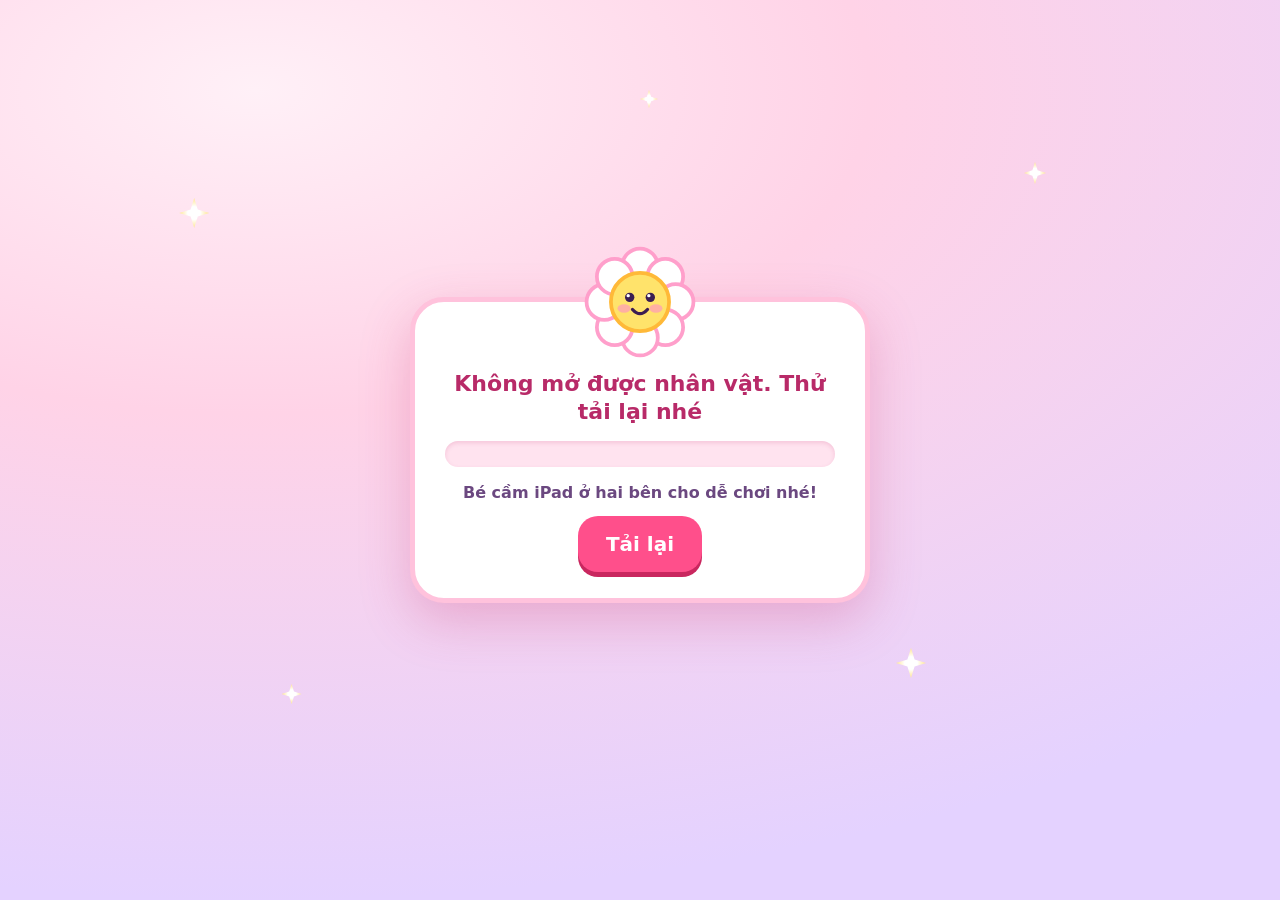
<file: index.html>
<!doctype html>
<html lang="vi">
<head>
<meta charset="utf-8">
<meta name="viewport" content="width=device-width,initial-scale=1,maximum-scale=1,user-scalable=no,viewport-fit=cover">
<meta name="apple-mobile-web-app-capable" content="yes">
<title>Mũi tên theo nhạc</title>
<link rel="icon" href="icons/icon-192.png">
<link rel="apple-touch-icon" href="icons/icon-180.png">
<meta name="theme-color" content="#8fdcff">
<script>
  // iPad home-screen apps keep separate storage, so there the key must stay in the saved link.
  // A manifest would replace that link with start_url, so iOS skips the manifest.
  window.IOS = /iPad|iPhone/.test(navigator.userAgent) || (navigator.platform === 'MacIntel' && navigator.maxTouchPoints > 1);
  if (!IOS) document.head.insertAdjacentHTML('beforeend', '<link rel="manifest" href="manifest.webmanifest">');
</script>
<script>
  // Loading overlay state + byte counting for the big downloads (wraps fetch before anything else runs).
  window.LOAD = { step: 'bundle', pct: null, mb: 0, msg: null, update() {} };
  (function () {
    const orig = window.fetch.bind(window);
    window.fetch = async function (input, init) {
      const res = await orig(input, init);
      let url = ''; try { url = typeof input === 'string' ? input : input.url || String(input); } catch (e) {}
      if (!/(dance\.bin|\.(mp3|m4a|ogg|wav|enc|vrm|glb|bin))(\?|$)/.test(url) || !res.ok || !res.body) return res;
      const big = /dance\.bin(\?|$)/.test(url);
      const total = +res.headers.get('Content-Length') || 0, rd = res.body.getReader();
      let got = 0;
      const stream = new ReadableStream({
        async pull(c) {
          const { done, value } = await rd.read();
          if (done) { c.close(); return; }
          got += value.length; c.enqueue(value);
          if (big && window.LOAD.step === 'bundle') { LOAD.pct = total ? Math.min(99, Math.floor(got / total * 100)) : null; LOAD.mb = got / 1048576; LOAD.update(); }
        },
        cancel(r) { return rd.cancel(r); }
      });
      return new Response(stream, { status: res.status, statusText: res.statusText, headers: res.headers });
    };
  })();
</script>
<script src="sfx.js?v=1611.2031"></script>
<link rel="stylesheet" href="dance3d/wardrobe.css?v=1611.2031">
<script type="importmap">{"imports":{"three":"./lib/three.module.js","three/addons/":"./lib/jsm/","@pixiv/three-vrm":"./lib/three-vrm.module.js"}}</script>
<script src="dance.js?v=1611.2031"></script>
<style>
  /* ===== Look: "kẹo ngọt long lanh". One palette: plum text, pink action, gold stars, mint/yellow/pink for the 3 levels. ===== */
  :root{
    --font:ui-rounded,"SF Pro Rounded",system-ui,-apple-system,"Segoe UI",sans-serif;
    --plum:#3b1d52;--plum2:#6b4880;--pink:#ff4f8b;--pinkd:#c9275f;--pinkl:#ffeaf4;--pinkb:#ffc2dc;--gold:#ffd23f;
  }
  *{box-sizing:border-box;margin:0;padding:0;-webkit-user-select:none;user-select:none;-webkit-tap-highlight-color:transparent}
  html,body{height:100%;background:#2b1d4f;overflow:hidden;touch-action:none;font-family:var(--font);color:var(--plum)}
  button{font-family:inherit;color:inherit}
  #stage{position:fixed;inset:0;width:100%;height:100%;display:block}
  #scene{position:fixed;inset:0;width:100%;height:100%;display:block}

  /* ----- text inside the play scene (SVG) ----- */
  .combo{font:900 46px var(--font);paint-order:stroke;stroke:#c9275f;stroke-width:9px;stroke-linejoin:round;fill:#fff;opacity:0;font-variant-numeric:tabular-nums}
  .combolbl{font:800 19px var(--font);fill:#fff;opacity:0}
  .say{font:900 64px var(--font);paint-order:stroke;stroke:#fff;stroke-width:15px;stroke-linejoin:round;fill:#ff4f8b;opacity:0}
  .hudtext{font:900 34px var(--font);fill:#3b1d52;font-variant-numeric:tabular-nums}
  .hudsmall{font:800 22px var(--font);fill:#6b4880;font-variant-numeric:tabular-nums}
  .clock{font:800 22px var(--font);fill:#6b4880;font-variant-numeric:tabular-nums}
  .padglyph{--arrow:#fff;--edge:#ff9fcb;opacity:.85}
  #stopBtn{cursor:pointer}

  /* ----- one-shot overlays: confetti canvas, pink edge glow, "turn the iPad" hint ----- */
  #fx{position:fixed;inset:0;width:100%;height:100%;z-index:60;pointer-events:none}
  #glow{position:fixed;inset:0;z-index:30;pointer-events:none;opacity:0;background:radial-gradient(ellipse at 50% 55%,rgba(255,120,180,0) 50%,rgba(255,100,170,.6) 100%)}
  #glow.on{animation:glow .9s ease-out}
  @keyframes glow{0%{opacity:0}18%{opacity:1}100%{opacity:0}}
  #rotate{display:none;position:fixed;z-index:35;top:max(10px,env(safe-area-inset-top));left:50%;transform:translateX(-50%);align-items:center;gap:10px;padding:8px 18px 8px 12px;border-radius:26px;background:#fff;border:4px solid var(--pinkb);box-shadow:0 8px 20px rgba(0,0,0,.25);font:900 18px var(--font);color:var(--plum);pointer-events:none;white-space:nowrap}
  @media (orientation:portrait){body.playing #rotate{display:flex}}
  #rotate svg{width:34px;height:34px;animation:rot 2.4s ease-in-out infinite}
  @keyframes rot{0%,30%{transform:rotate(0)}60%,100%{transform:rotate(-90deg)}}

  /* ===== Menu panel ===== */
  #menu{position:fixed;inset:0;z-index:40;display:flex;align-items:center;justify-content:center;background:rgba(60,20,80,.25);padding:20px}
  #menu.hide{display:none}
  #verTag{position:absolute;right:12px;bottom:8px;font:600 12px/1 system-ui,-apple-system,sans-serif;color:rgba(255,255,255,.85);text-shadow:0 1px 2px rgba(60,20,80,.6);pointer-events:none;letter-spacing:.02em}
  .panel{position:relative;width:min(560px,100%);max-height:92vh;overflow-x:hidden;overflow-y:auto;touch-action:pan-y;overscroll-behavior:contain;-webkit-overflow-scrolling:touch;border-radius:32px;padding:0 22px 24px;background:rgba(255,250,253,.97);border:4px solid var(--pinkb);box-shadow:0 18px 50px rgba(110,30,90,.3)}
  body #menu .panel{background:rgba(255,250,253,.97)}   /* beats wardrobe.css (same weight, later) so the whole panel is one look */
  #menu:not(.done) #donePanel,#menu.done #mainPanel{display:none}
/* two-iPad play: the room panel replaces the main panel while in a room; its result panel replaces the room at the end */
#duoPanel,#duoDone,#menu.duo #mainPanel,#menu.duo #donePanel,#menu.duo.duodone #duoPanel{display:none}
#menu.duo:not(.duodone) #duoPanel,#menu.duo.duodone #duoDone{display:block}
.quick.duo{background:linear-gradient(180deg,#8ab8ff,#4f7dff);box-shadow:0 6px 0 #2f5fd0,0 10px 18px rgba(47,95,208,.3),inset 0 2px 0 rgba(255,255,255,.5)}
.quick.duo:active{box-shadow:0 1px 0 #2f5fd0,0 3px 8px rgba(47,95,208,.25),inset 0 2px 0 rgba(255,255,255,.5)}
.quick.duo b{text-shadow:0 2px 0 rgba(30,60,160,.35)}
body.duo #scoreBox{display:none}
  .logo{display:block;width:100%;max-width:440px;height:auto;margin:14px auto 4px;overflow:visible}
  .logo .tw{transform-box:fill-box;transform-origin:center;animation:tw 2.2s ease-in-out infinite}
  .logo .tw2{animation-delay:.7s}.logo .tw3{animation-delay:1.4s}
  @keyframes tw{0%,100%{transform:scale(.3) rotate(0);opacity:.2}50%{transform:scale(1) rotate(45deg);opacity:1}}
  [id]{scroll-margin-top:74px}

  /* quick jump bar: sticks to the top of the panel while the list scrolls */
  .tabs{position:sticky;top:0;z-index:5;display:flex;gap:8px;padding:6px 0 12px;margin-bottom:2px;background:linear-gradient(#fffafd 78%,rgba(255,250,253,0))}
  .tab{flex:1;display:flex;align-items:center;justify-content:center;gap:8px;min-height:56px;border:0;border-radius:20px;background:var(--pinkl);color:var(--plum);font:800 18px var(--font);box-shadow:0 4px 0 var(--pinkb);cursor:pointer}
  .tab:active{transform:translateY(3px);box-shadow:0 1px 0 var(--pinkb)}
  .tab .ti{font-size:26px;line-height:1}
  .tab.gear{flex:0 0 60px}

  #result{font-weight:800;font-size:14px;line-height:1.4;color:#6b3300;background:#fff3d6;border:2px solid #ffd88a;border-radius:16px;padding:9px 12px;margin:2px 0 12px;-webkit-user-select:text;user-select:text}
  #result:empty{display:none}

  .quick{position:relative;overflow:hidden;display:flex;align-items:center;gap:14px;width:100%;min-height:88px;padding:10px 20px 10px 12px;margin:0 0 16px;border:0;border-radius:28px;color:#fff;background:linear-gradient(180deg,#ff77ab,#f0377d);box-shadow:0 6px 0 var(--pinkd),0 12px 20px rgba(201,39,95,.28),inset 0 2px 0 rgba(255,255,255,.5);text-align:left;cursor:pointer;transition:transform .08s,box-shadow .08s}
  .quick[hidden]{display:none}
  .quick::after{content:"";position:absolute;top:-10%;bottom:-10%;left:-90px;width:60px;background:linear-gradient(100deg,transparent,rgba(255,255,255,.55),transparent);transform:translateX(0) skewX(-20deg);animation:shine 3.6s ease-in-out infinite;pointer-events:none}
  @keyframes shine{0%,62%{transform:translateX(0) skewX(-20deg)}100%{transform:translateX(680px) skewX(-20deg)}}   /* transform only: no layout work while the 3D scene renders */
  .quick:active{transform:translateY(5px);box-shadow:0 1px 0 var(--pinkd),0 3px 8px rgba(201,39,95,.25),inset 0 2px 0 rgba(255,255,255,.5)}
  .quick:disabled{opacity:.6;cursor:wait}
  .q-play{flex:none;width:64px;height:64px;border-radius:50%;background:#fff;display:grid;place-items:center;box-shadow:0 3px 0 rgba(0,0,0,.14)}
  .q-play svg{width:30px;height:30px;margin-left:4px;fill:#f0377d}
  .quick b{display:block;font-size:28px;font-weight:900;line-height:1.1;text-shadow:0 2px 0 rgba(150,20,70,.35)}
  .quick small{display:inline-block;margin-top:5px;max-width:100%;padding:3px 12px;border-radius:12px;background:rgba(255,255,255,.92);color:var(--plum);font-size:15px;font-weight:800}

  /* songs: one card each, with three big candy buttons */
  #songs{display:flex;flex-direction:column;gap:14px;font-weight:800;color:var(--plum2)}
  .card{background:#fff;border:3px solid #ffdcec;border-radius:26px;padding:12px 12px 14px;box-shadow:0 4px 0 #ffd0e6}
  .cardhead{display:flex;align-items:center;gap:12px;margin:0 2px 12px}
  .cover{flex:none;width:54px;height:54px;border-radius:17px;display:grid;place-items:center;background:linear-gradient(135deg,hsl(var(--h1,330) 95% 78%),hsl(var(--h2,20) 95% 66%));box-shadow:0 3px 0 rgba(0,0,0,.12),inset 0 2px 0 rgba(255,255,255,.6)}
  .cover svg{width:30px;height:30px;fill:#fff;stroke:rgba(59,29,82,.4);stroke-width:1.6;stroke-linejoin:round}
  .cmeta{min-width:0}
  .ctitle{font-weight:900;font-size:19px;line-height:1.15;color:var(--plum)}
  .csub{margin-top:3px;font-size:14px;font-weight:700;color:var(--plum2)}
  .csub .bpm{display:none}
  body:has(#parent[open]) .csub .bpm{display:inline}
  .levels{display:grid;grid-template-columns:repeat(3,minmax(0,1fr));gap:10px}
  .lvl{position:relative;display:flex;flex-direction:column;align-items:center;justify-content:center;gap:5px;min-height:118px;padding:12px 4px 10px;border:0;border-radius:22px;cursor:pointer;color:var(--plum);background:linear-gradient(180deg,var(--c1),var(--c2));box-shadow:0 6px 0 var(--c3),0 10px 16px rgba(80,30,90,.2),inset 0 2px 0 rgba(255,255,255,.65);transition:transform .08s,box-shadow .08s}
  .lvl::before{content:"";position:absolute;left:12%;right:12%;top:5px;height:30%;border-radius:18px 18px 40px 40px/12px 12px 22px 22px;background:linear-gradient(rgba(255,255,255,.6),rgba(255,255,255,0));pointer-events:none}
  .lvl:active{transform:translateY(5px);box-shadow:0 1px 0 var(--c3),0 3px 8px rgba(80,30,90,.2),inset 0 2px 0 rgba(255,255,255,.65)}
  .lvl:disabled{opacity:.55;cursor:wait}
  .lvl-de{--c1:#aef5d8;--c2:#62dcad;--c3:#2fa57a}
  .lvl-vua{--c1:#fff0a0;--c2:#ffc93c;--c3:#d9980b}
  .lvl-kho{--c1:#ffc2da;--c2:#ff82b2;--c3:#d4457f}
  .lvl-name{position:relative;font-weight:900;font-size:26px;line-height:1}
  .stars{position:relative;display:flex;gap:1px}
  .st{width:27px;height:27px;overflow:visible}
  .st.on use{fill:url(#gStar);stroke:#d98400;stroke-width:6;stroke-linejoin:round;paint-order:stroke}
  .st.off use{fill:rgba(59,29,82,.16)}
  .pads{position:relative;width:52px;height:30px;overflow:visible}
  .pads rect{fill:rgba(255,255,255,.6);stroke:rgba(59,29,82,.4);stroke-width:2}
  .pads circle{fill:var(--plum)}
  .lvl .m{display:none;position:relative;font-size:11px;font-weight:700;opacity:.85}
  body:has(#parent[open]) .lvl .m{display:block}
  .crown{position:absolute;top:-12px;right:-5px;font-size:24px;line-height:1;transform:rotate(14deg);filter:drop-shadow(0 2px 0 rgba(0,0,0,.22));pointer-events:none}

  .sec{display:flex;align-items:center;gap:10px;margin:22px 2px 8px;font:900 23px var(--font);color:var(--plum)}
  .sec .ti{font-size:28px;line-height:1}
  #outfits{font-size:14px;color:var(--plum2)}

  /* for parents: everything that is not for the child lives here */
  .parent{margin-top:22px;border-radius:22px;background:#f6f0fa;border:2px dashed #d9c8ea}
  .parent>summary{display:flex;align-items:center;gap:10px;min-height:60px;padding:0 18px;font:800 17px var(--font);color:var(--plum2);cursor:pointer;list-style:none}
  .parent>summary::-webkit-details-marker{display:none}
  .parent>summary::after{content:"▾";margin-left:auto;font-size:20px;transition:transform .2s}
  .parent[open]>summary::after{transform:rotate(180deg)}
  .parent .ti{font-size:24px;line-height:1}
  .pbody{padding:2px 18px 18px;font-size:15px;color:var(--plum)}
  .sub{font-size:14px;line-height:1.45;color:var(--plum2);margin-bottom:12px}
  .sounds{margin-top:14px;font-size:15px;color:var(--plum)}
  .sounds a{color:#1f6fb8;font-weight:800;display:inline-flex;align-items:center;min-height:44px}
  #verMsg{font-weight:800;color:#6b3300}
  .from{min-height:44px;border:2px solid #d9c8ea;border-radius:14px;padding:8px 14px;margin:4px 4px 0 0;background:#fff;color:var(--plum);font:800 15px var(--font);cursor:pointer}
  .from.on{background:var(--plum);border-color:var(--plum);color:#fff}
  .recbtn{display:flex;align-items:center;justify-content:space-between;gap:10px;width:100%;min-height:48px;margin-top:6px;padding:8px 14px;border:2px solid #d9c8ea;border-radius:14px;background:#fff;font:800 15px var(--font);color:var(--plum);text-align:left;cursor:pointer}
  .recbtn span{font-weight:600;font-size:13px;color:var(--plum2)}
  .recbtn:disabled{opacity:.5;cursor:wait}
  .parent label{display:flex;align-items:center;gap:12px;min-height:50px;margin-top:6px;font-size:15px;color:var(--plum)}
  .parent label input{flex:none;width:28px;height:28px;accent-color:#ff4f8b}
  #tapsBox{margin:10px 0}
  #tapsBox.hide{display:none}
  #taps{width:100%;height:84px;font:13px ui-monospace,monospace;border:2px solid #d9c8ea;border-radius:12px;padding:8px;color:var(--plum);user-select:text;-webkit-user-select:text}
  button:focus-visible,summary:focus-visible,a:focus-visible,input:focus-visible{outline:4px solid var(--plum);outline-offset:3px}

  /* ===== Result screen ===== */
  #donePanel{text-align:center;padding-top:20px}
  .done-song{display:inline-block;max-width:100%;padding:7px 16px;border-radius:16px;background:#f6f0fa;font-weight:800;font-size:15px;color:var(--plum2)}
  .done-title{margin:12px 0 0;font-weight:900;font-size:44px;line-height:1.05;color:#e0306f;text-shadow:0 3px 0 #ffd0e6,0 8px 16px rgba(255,79,139,.25)}
  .done-stars{display:flex;justify-content:center;align-items:flex-end;gap:2px;margin:6px 0 0;height:128px}
  .dstar{position:relative;flex:none;width:96px;height:96px}
  .dstar:nth-child(1){transform:rotate(-10deg) translateY(6px)}
  .dstar:nth-child(2){width:118px;height:118px}
  .dstar:nth-child(3){transform:rotate(10deg) translateY(6px)}
  .dstar svg{position:absolute;inset:0;width:100%;height:100%;overflow:visible}
  .dstar .empty use{fill:#eadcf5;stroke:#d4bde6;stroke-width:5;stroke-linejoin:round}
  .dstar .full{opacity:0}
  .dstar .full use{fill:url(#gStar);stroke:#d98400;stroke-width:6;stroke-linejoin:round;paint-order:stroke}
  .dstar.lit .full{animation:starPop .65s cubic-bezier(.2,1.7,.4,1) forwards}
  @keyframes starPop{0%{opacity:0;transform:scale(.2) rotate(-60deg)}60%{opacity:1;transform:scale(1.3) rotate(8deg)}100%{opacity:1;transform:scale(1) rotate(0)}}
  .done-score{margin-top:2px;display:flex;align-items:baseline;justify-content:center;gap:8px}
  .done-num{font-weight:900;font-size:72px;line-height:1;color:var(--plum);font-variant-numeric:tabular-nums;text-shadow:0 4px 0 #ffd0e6}
  .done-unit{font-weight:800;font-size:21px;color:var(--plum2)}
  .done-best{min-height:22px;margin-top:2px;font-weight:800;font-size:15px;color:var(--plum2)}
  .done-record{display:inline-flex;align-items:center;gap:8px;margin:6px 0 2px;padding:8px 18px;border-radius:22px;font-weight:900;font-size:20px;color:#5a3000;background:linear-gradient(180deg,#fff2a8,#ffd23f);box-shadow:0 4px 0 #d9980b;animation:recPulse .9s ease-in-out infinite alternate}
  .done-record[hidden]{display:none}
  @keyframes recPulse{to{transform:scale(1.05) rotate(-1.5deg)}}
  .done-chips{display:flex;justify-content:center;gap:10px;margin:12px 0 6px}
  .chip{display:flex;align-items:center;gap:8px;padding:8px 14px;border-radius:20px;background:#fff;border:3px solid #ffe0ee;font-weight:900;font-size:24px;color:var(--plum)}
  .chip small{font-weight:700;font-size:13px;color:var(--plum2)}
  .chip svg{width:26px;height:26px;fill:var(--pink)}
  .done-grades{display:flex;flex-wrap:wrap;justify-content:center;gap:6px 14px;margin:8px 0 2px;font-size:13px;font-weight:700;color:var(--plum2)}
  .gchip i{display:inline-block;width:10px;height:10px;border-radius:50%;margin-right:5px}
  .gchip b{color:var(--plum)}
  .done-btns{display:flex;gap:12px;margin-top:16px;opacity:0;pointer-events:none;transform:translateY(10px);transition:opacity .3s,transform .3s}
  .done-btns.ready{opacity:1;pointer-events:auto;transform:none}
  .big{flex:1;display:flex;align-items:center;justify-content:center;gap:10px;min-height:78px;padding:0 10px;border:0;border-radius:28px;font:900 24px var(--font);color:var(--plum);cursor:pointer;background:linear-gradient(180deg,#efe4ff,#cdb8ff);box-shadow:0 6px 0 #9a80e0,0 10px 16px rgba(80,30,140,.18),inset 0 2px 0 rgba(255,255,255,.7);transition:transform .08s,box-shadow .08s}
  .big:active{transform:translateY(5px);box-shadow:0 1px 0 #9a80e0,inset 0 2px 0 rgba(255,255,255,.7)}
  .big.pink{color:#fff;background:linear-gradient(180deg,#ff77ab,#f0377d);box-shadow:0 6px 0 var(--pinkd),0 10px 16px rgba(201,39,95,.26),inset 0 2px 0 rgba(255,255,255,.5);text-shadow:0 2px 0 rgba(150,20,70,.35)}
  .big.pink:active{box-shadow:0 1px 0 var(--pinkd),inset 0 2px 0 rgba(255,255,255,.5)}
  .big svg{width:30px;height:30px;flex:none}
  .big:disabled{opacity:.6;cursor:wait}

  .chip{white-space:nowrap}
  @media (max-width:600px),(max-height:700px){
    #donePanel{padding-top:12px}
    .done-song{font-size:13px;padding:5px 12px}
    .done-title{font-size:32px;margin-top:6px}
    .done-stars{height:92px;margin-top:4px}
    .dstar{width:70px;height:70px}.dstar:nth-child(2){width:88px;height:88px}
    .done-num{font-size:54px}.done-unit{font-size:17px}
    .done-chips{margin:8px 0 2px}.chip{font-size:20px;padding:6px 10px}.chip svg{width:22px;height:22px}
    .done-grades{display:none}
    .done-btns{margin-top:10px}.big{min-height:66px;font-size:21px;border-radius:24px}
  }

  /* ===== Character choice (owner 2026-11-14): Nữ or Nam on every open, two big picture cards, last choice highlighted ===== */
  #charPick{position:fixed;inset:0;z-index:110;display:flex;flex-direction:column;align-items:center;justify-content:center;gap:2.2vh;padding:max(16px,env(safe-area-inset-top)) 20px 16px;background:radial-gradient(120% 90% at 20% 10%,#fff0f7 0,#ffd3e7 40%,#e8d6ff 100%);transition:opacity .25s}
  #charPick[hidden]{display:none}
  #charPick.picked{opacity:0;pointer-events:none}
  #charPick h1{margin:0;font:900 clamp(30px,5.4vh,46px) var(--font);color:#c9275f;text-shadow:0 3px 0 #fff}
  .cp-cards{display:flex;gap:4vw;justify-content:center;align-items:stretch;width:100%;max-width:980px;height:min(74vh,640px)}
  .cp-card{position:relative;flex:0 1 380px;display:flex;flex-direction:column;align-items:center;gap:1.2vh;padding:14px 14px 12px;border:0;border-radius:36px;background:#fff;color:var(--plum);box-shadow:0 8px 0 var(--cp-edge,#ffb3d1),0 14px 30px rgba(80,20,60,.2);cursor:pointer;-webkit-tap-highlight-color:transparent;touch-action:manipulation;transition:transform .12s}
  .cp-card:active{transform:translateY(5px);box-shadow:0 3px 0 var(--cp-edge,#ffb3d1),0 8px 18px rgba(80,20,60,.2)}
  .cp-card[data-char="nam"]{--cp-edge:#8fc3ff;--cp-bg:#e6f2ff;--cp-ink:#2364b8}
  .cp-card[data-char="nu"]{--cp-bg:#ffeaf3;--cp-ink:#c9275f}
  .cp-pic{flex:1;width:100%;min-height:0;border-radius:26px;background:var(--cp-bg);display:flex;align-items:flex-end;justify-content:center;overflow:hidden}
  .cp-pic img{height:100%;width:100%;object-fit:contain;object-position:50% 100%;pointer-events:none}
  .cp-pic .cp-ph{font-size:min(22vh,160px);line-height:1.4}
  .cp-name{font:900 clamp(34px,6.4vh,54px)/1 var(--font);color:var(--cp-ink)}
  .cp-card.last{outline:7px solid #ffd23f;outline-offset:3px}
  .cp-card.last::after{content:'Lần trước';position:absolute;top:-14px;right:22px;padding:5px 14px;border-radius:999px;background:#ffd23f;color:#6b3300;font:900 17px var(--font);box-shadow:0 3px 0 #d9a400}
  .tab.swap{flex:0 0 auto;flex-direction:column;gap:1px;padding:4px 10px;font-size:12px;line-height:1.1}
  .tab.swap .ti{font-size:18px}

  /* ===== Loading ===== */
  #load{position:fixed;inset:0;z-index:100;display:flex;align-items:center;justify-content:center;overflow:hidden;background:radial-gradient(120% 90% at 20% 10%,#fff0f7 0,#ffd3e7 40%,#e4d2ff 100%);font-family:var(--font)}
  #load.soft{background:rgba(255,214,232,.6);-webkit-backdrop-filter:blur(5px);backdrop-filter:blur(5px)}
  #load.hide{display:none}
  #load .sp{position:absolute;width:30px;height:30px;background:radial-gradient(circle,#fff 0,#fff 30%,#ffd23f 100%);clip-path:polygon(50% 0,62% 38%,100% 50%,62% 62%,50% 100%,38% 62%,0 50%,38% 38%);animation:tw 2.4s ease-in-out infinite}
  #load .s1{left:14%;top:22%}#load .s2{left:80%;top:18%;animation-delay:.6s;width:22px;height:22px}#load .s3{left:70%;top:72%;animation-delay:1.1s}#load .s4{left:22%;top:76%;animation-delay:1.7s;width:20px;height:20px}#load .s5{left:50%;top:10%;animation-delay:.3s;width:18px;height:18px}
  #load .card{position:relative;background:#fff;border-radius:34px;padding:26px 30px 26px;width:min(460px,88vw);text-align:center;box-shadow:0 18px 50px rgba(200,60,120,.28);border:5px solid var(--pinkb)}
  #load .mascot{display:block;width:120px;height:120px;margin:-86px auto 8px;transform-origin:50% 90%;animation:ldb 1.1s ease-in-out infinite;overflow:visible}
  @keyframes ldb{0%,100%{transform:translateY(0) rotate(-4deg)}50%{transform:translateY(-12px) rotate(5deg)}}
  #load .lbl{font-weight:900;font-size:22px;line-height:1.25;color:#b82a68;margin:6px 0 16px}
  #load .bar{height:26px;border-radius:13px;background:#ffe3ef;overflow:hidden;box-shadow:inset 0 2px 4px rgba(200,60,120,.18)}
  #load .fill{position:relative;height:100%;width:0;border-radius:13px;background:linear-gradient(90deg,#ff8fbd,#ff4f8b 60%,#ffb938);transition:width .2s}
  #load .fill::after{content:"";position:absolute;left:8px;right:8px;top:4px;height:6px;border-radius:3px;background:rgba(255,255,255,.55)}
  #load .bar.ind .fill{width:35%!important;animation:ldi 1.1s ease-in-out infinite alternate}
  @keyframes ldi{from{transform:translateX(0)}to{transform:translateX(186%)}}
  #load .tip{margin-top:16px;font-size:16px;font-weight:700;color:var(--plum2)}
  #load button{margin-top:14px;min-height:56px;border:0;border-radius:20px;background:var(--pink);color:#fff;font:900 20px var(--font);padding:0 28px;cursor:pointer;box-shadow:0 5px 0 var(--pinkd)}

  /* ===== UI pass 2 (2026-11-09) ===== */
  html,body{-webkit-touch-callout:none}   /* a held thumb never brings up the iPad's copy / look-up bubble */
  /* level buttons: the stars show what she has EARNED on that level (the same stars as the result screen);
     how hard = the bars, how many buttons = the dots */
  .st.off use{fill:rgba(255,255,255,.62);stroke:rgba(59,29,82,.3);stroke-width:5;stroke-linejoin:round}
  .lvl-foot{position:relative;display:flex;align-items:center;gap:7px}
  .bars{width:30px;height:24px;overflow:visible}
  .bars rect{stroke:rgba(255,255,255,.8);stroke-width:1.5}
  .bars .on{fill:var(--plum)}.bars .off{fill:rgba(59,29,82,.17)}
  /* a picture for each song */
  .cover{width:60px;height:60px;border-radius:19px}
  .cover.emb{background:linear-gradient(135deg,var(--e1),var(--e2))}
  .lvl .st.new{animation:starPop .7s cubic-bezier(.2,1.7,.4,1) .35s both}   /* a star she just earned lands on the button */
  .cover svg.emb-art{width:46px;height:46px;fill:none;stroke:none;overflow:visible}
  /* stop button: a pause sign on touch screens (a touch there pauses); the square stays for mouse and keyboard */
  #stopBtn .pz-bars{display:none}
  @media (hover:none) and (pointer:coarse){#stopBtn .pz-bars{display:inline}#stopBtn .pz-sq{display:none}}
  /* pause sheet: the scene stays frozen behind it, one huge "play" to go on, a smaller way out */
  #pause{position:fixed;inset:0;z-index:70;display:flex;align-items:center;justify-content:center;padding:20px;background:rgba(43,20,70,.5);touch-action:none}
  #pause[hidden]{display:none}
  .pz-card{position:relative;width:min(400px,92vw);padding:66px 26px 26px;border-radius:36px;background:#fffafd;border:5px solid var(--pinkb);box-shadow:0 20px 50px rgba(40,10,60,.45);text-align:center}
  .pz-mascot{position:absolute;left:50%;top:-62px;width:120px;height:120px;margin-left:-60px;overflow:visible}
  .pz-title{font:900 28px var(--font);color:var(--plum);margin:0 0 16px}
  .pz-go{display:grid;place-items:center;width:136px;height:136px;margin:0 auto;border:0;border-radius:50%;background:linear-gradient(180deg,#ff77ab,#f0377d);box-shadow:0 8px 0 var(--pinkd),0 14px 26px rgba(201,39,95,.35),inset 0 3px 0 rgba(255,255,255,.5);cursor:pointer;animation:pzBeat 1.2s ease-in-out infinite}
  .pz-go svg{width:60px;height:60px;margin-left:9px}
  .pz-go:active{animation:none;transform:translateY(6px);box-shadow:0 2px 0 var(--pinkd),inset 0 3px 0 rgba(255,255,255,.5)}
  @keyframes pzBeat{50%{transform:scale(1.06)}}
  .pz-exit{display:inline-flex;align-items:center;justify-content:center;gap:10px;min-width:170px;min-height:64px;margin-top:24px;padding:0 24px;border:0;border-radius:24px;background:linear-gradient(180deg,#efe4ff,#cdb8ff);box-shadow:0 5px 0 #9a80e0;font:900 21px var(--font);color:var(--plum);cursor:pointer}
  .pz-exit:active{transform:translateY(4px);box-shadow:0 1px 0 #9a80e0}
  .pz-exit svg{width:28px;height:28px}
  /* parents' gate: on a touch screen the ⚙️ fills up while held and opens after 1 second */
  .tab.gear,.parent>summary{position:relative}
  .tab.gear::before,.parent>summary::before{content:"";position:absolute;left:14%;right:14%;bottom:6px;height:5px;border-radius:3px;background:var(--pink);transform:scaleX(0);transform-origin:left center;opacity:0;pointer-events:none}
  .tab.gear.holding::before,.parent>summary.holding::before{opacity:1;transform:scaleX(1);transition:transform 1s linear}
  #gateHint{position:fixed;z-index:80;width:250px;padding:10px 14px;border-radius:16px;background:var(--plum);color:#fff;font:800 15px/1.3 var(--font);text-align:center;box-shadow:0 8px 20px rgba(0,0,0,.25);pointer-events:none;opacity:0;transform:translateY(-4px);transition:opacity .2s,transform .2s}
  #gateHint.on{opacity:1;transform:none}
  /* song menu that scales to many songs: a grid of song tiles (tap = choose, never starts),
     and ONE row of Dễ / Vừa / Khó for the chosen song, stuck to the bottom of the panel */
  #songs{display:block}
  #songGrid{display:grid;grid-template-columns:repeat(3,minmax(0,1fr));gap:10px;margin:0 0 14px;padding-top:8px}
  .tile{position:relative;display:flex;flex-direction:column;align-items:center;gap:7px;min-height:128px;padding:12px 6px 10px;border:3px solid #ffdcec;border-radius:22px;background:#fff;color:var(--plum);font:inherit;text-align:center;cursor:pointer;box-shadow:0 4px 0 #ffd0e6;transition:transform .12s,box-shadow .12s,border-color .12s;-webkit-tap-highlight-color:transparent}
  .tile .cover{width:54px;height:54px;border-radius:17px}
  .tile .cover svg.emb-art{width:42px;height:42px}
  .tmeta{display:flex;flex-direction:column;align-items:center;gap:5px;min-width:0;max-width:100%;flex:1}
  .tname{display:-webkit-box;-webkit-line-clamp:2;-webkit-box-orient:vertical;overflow:hidden;max-width:100%;font-size:14.5px;font-weight:900;line-height:1.15;overflow-wrap:anywhere}
  .tfoot{display:flex;align-items:center;gap:6px;margin-top:auto;font-size:12.5px;font-weight:800;color:var(--plum2)}
  .tstars{display:flex}
  .tstars .st{width:15px;height:15px}
  .tile.on{border-color:#ff4f8b;background:linear-gradient(180deg,#fff,#ffe6f1);box-shadow:0 4px 0 #ff8fbb,0 0 0 5px rgba(255,79,139,.2);transform:translateY(-2px)}
  .tile.on::after{content:"";position:absolute;top:-10px;right:-8px;width:30px;height:30px;border:3px solid #fff;border-radius:50%;background:#ff4f8b url("data:image/svg+xml,%3Csvg xmlns='http://www.w3.org/2000/svg' viewBox='0 0 24 24'%3E%3Cpath d='M5 12.5l4.5 4.5L19 7.5' fill='none' stroke='white' stroke-width='3.6' stroke-linecap='round' stroke-linejoin='round'/%3E%3C/svg%3E") center/18px no-repeat;box-shadow:0 2px 0 rgba(0,0,0,.15)}
  .tile.pop{animation:tilePop .4s cubic-bezier(.2,1.6,.4,1)}
  @keyframes tilePop{0%{transform:scale(.93)}100%{transform:translateY(-2px)}}
  #levelRow{position:sticky;bottom:0;z-index:4;background:linear-gradient(180deg,#fff 30%,var(--tint,#fff0f6));border-color:#ff9fc4;box-shadow:0 -8px 18px rgba(120,40,90,.15),0 4px 0 #ffd0e6}
  #levelRow .cardhead{margin-bottom:10px}
  #levelRow .cover{width:44px;height:44px;border-radius:14px}
  #levelRow .cover svg.emb-art{width:34px;height:34px}
  #levelRow .cmeta{flex:1}
  #levelRow .ctitle{white-space:nowrap;overflow:hidden;text-overflow:ellipsis}
  @media (max-width:999px){
    #songGrid{grid-template-columns:repeat(2,minmax(0,1fr))}
    .tile{flex-direction:row;align-items:center;gap:10px;min-height:92px;padding:10px 10px 10px 12px;text-align:left}
    .tmeta{align-items:flex-start}
    #levelRow{padding:10px 10px 12px}
    #levelRow .cardhead{margin-bottom:8px}
    #levelRow .lvl{min-height:100px;padding:8px 4px}
  }
  @media (max-width:520px){.tile .cover{width:44px;height:44px}.tile .cover svg.emb-art{width:34px;height:34px}.tname{font-size:13.5px}#levelRow .lvl-name{font-size:22px}#levelRow .st{width:19px;height:19px}
    #levelRow{padding:8px 8px 10px}#levelRow .cardhead{gap:8px;margin:0 2px 6px}#levelRow .cover{width:30px;height:30px;border-radius:10px}#levelRow .cover svg.emb-art{width:24px;height:24px}
    #levelRow .ctitle{font-size:15px}#levelRow .csub{display:none}#levelRow .levels{gap:8px}#levelRow .lvl{min-height:84px;gap:3px;padding:6px 2px}#levelRow .pads{width:44px;height:26px}}
  /* upright iPad and phone: the sticky bar sits flush with the panel top, so no list peeks above it */
  @media (max-width:999px){body #menu #mainPanel{padding-top:0}}
  /* Landscape phones (short screens): the bottom-half sheet (wardrobe.css, max-height 52vh) left ~200 px, so the sticky
     level bar covered the song tiles. Here the panel sits on the right at full height, the dancer on the left, and the
     song list is one compact row. */
  @media (max-width:999px) and (orientation:landscape) and (max-height:600px){
    body #menu{align-items:center;justify-content:flex-end;padding:8px 10px 8px 8px;background:transparent}
    body #menu .panel{max-height:calc(100vh - 16px);max-height:calc(100dvh - 16px);width:min(470px,58vw);padding:0 14px 12px}
    #mainPanel .logo{display:none}
    #verTag{right:auto;left:12px}
    .tabs{padding:6px 0 8px}.tab{min-height:44px}
    #songGrid{grid-template-columns:repeat(3,minmax(0,1fr));gap:8px;margin:0 0 8px;padding-top:4px}
    .tile{flex-direction:column;align-items:center;text-align:center;min-height:0;gap:4px;padding:8px 4px}
    .tmeta{align-items:center}
    .tile .cover{width:40px;height:40px}.tile .cover svg.emb-art{width:30px;height:30px}.tname{font-size:12.5px}
    #levelRow{padding:6px 8px 8px}#levelRow .cardhead{margin:0 2px 4px;gap:8px}#levelRow .csub{display:none}
    #levelRow .cover{width:30px;height:30px;border-radius:10px}#levelRow .cover svg.emb-art{width:24px;height:24px}
    #levelRow .levels{gap:8px}#levelRow .lvl{min-height:58px;gap:2px;padding:4px 2px}#levelRow .lvl-name{font-size:18px}
    #levelRow .st{width:16px;height:16px}#levelRow .pads{width:40px;height:22px}
  }

  @media (prefers-reduced-motion:reduce){*,*::before,*::after{animation-duration:.01ms!important;animation-iteration-count:1!important;transition-duration:.01ms!important}}
</style>
</head>
<body>
<!-- shared icons and gradients (used by the menu, the play scene and the result screen) -->
<svg id="sprite" width="0" height="0" style="position:absolute;width:0;height:0;overflow:hidden" aria-hidden="true" focusable="false">
  <defs>
    <linearGradient id="gStar" x1="0" y1="0" x2="0" y2="1"><stop offset="0" stop-color="#fff39a"/><stop offset="1" stop-color="#ffb21e"/></linearGradient>
    <linearGradient id="gBar" x1="0" y1="0" x2="1" y2="0"><stop offset="0" stop-color="#ff7eb3"/><stop offset="1" stop-color="#ffb938"/></linearGradient>
    <linearGradient id="gCombo" x1="0" y1="0" x2="0" y2="1"><stop offset="0" stop-color="#ff6aa5"/><stop offset="1" stop-color="#e8316f"/></linearGradient>
    <linearGradient id="gPerfect" x1="0" y1="0" x2="1" y2="1"><stop offset="0" stop-color="#e0286f"/><stop offset=".55" stop-color="#f0501e"/><stop offset="1" stop-color="#e06a00"/></linearGradient>
    <linearGradient id="gMile" x1="0" y1="0" x2="1" y2="0"><stop offset="0" stop-color="#e06a00"/><stop offset=".5" stop-color="#e0286f"/><stop offset="1" stop-color="#7a56e0"/></linearGradient>
    <linearGradient id="gLogo" x1="0" y1="0" x2="0" y2="1"><stop offset="0" stop-color="#ff9ec9"/><stop offset="1" stop-color="#ff3f84"/></linearGradient>
    <radialGradient id="gPad" cx=".4" cy=".35" r=".8"><stop offset="0" stop-color="#fff"/><stop offset="1" stop-color="#ffe0ee"/></radialGradient>
    <path id="starP" d="M0,-44 L11.17,-15.37 L41.85,-13.6 L18.07,5.87 L25.86,35.6 L0,19 L-25.86,35.6 L-18.07,5.87 L-41.85,-13.6 L-11.17,-15.37 Z"/>
    <path id="heartP" d="M0,-10 C-6,-22 -26,-18 -26,-2 C-26,12 -8,22 0,30 C8,22 26,12 26,-2 C26,-18 6,-22 0,-10 Z"/>
    <path id="sparkP" d="M0,-16 Q2.5,-2.5 16,0 Q2.5,2.5 0,16 Q-2.5,2.5 -16,0 Q-2.5,-2.5 0,-16 Z"/>
  </defs>
</svg>

<!-- character choice, on every open (owner 2026-11-14): one big tap target per card; the pictures are real renders
     (wardrobe/icons/char-*.webp, inside the encrypted bundle) and appear as soon as that part has arrived -->
<div id="charPick" role="dialog" aria-modal="true" aria-labelledby="charTitle" hidden>
  <h1 id="charTitle">Chọn nhân vật</h1>
  <div class="cp-cards">
    <button type="button" class="cp-card" data-char="nu" aria-label="Nữ"><span class="cp-pic"><span class="cp-ph" aria-hidden="true">👧</span></span><span class="cp-name">Nữ</span></button>
    <button type="button" class="cp-card" data-char="nam" aria-label="Nam"><span class="cp-pic"><span class="cp-ph" aria-hidden="true">👦</span></span><span class="cp-name">Nam</span></button>
  </div>
</div>
<div id="load" role="status" aria-live="polite">
  <i class="sp s1"></i><i class="sp s2"></i><i class="sp s3"></i><i class="sp s4"></i><i class="sp s5"></i>
  <div class="card">
    <!-- the flower mascot: the same flower as the rings in the game -->
    <svg class="mascot" viewBox="-64 -64 128 128" aria-hidden="true">
      <g fill="#fff" stroke="#ff9fcb" stroke-width="4">
        <circle cx="0" cy="-38" r="19"/><circle cx="27" cy="-27" r="19"/><circle cx="38" cy="0" r="19"/><circle cx="27" cy="27" r="19"/>
        <circle cx="0" cy="38" r="19"/><circle cx="-27" cy="27" r="19"/><circle cx="-38" cy="0" r="19"/><circle cx="-27" cy="-27" r="19"/>
      </g>
      <circle r="31" fill="#ffe36b" stroke="#ffb938" stroke-width="4"/>
      <ellipse cx="-17" cy="7" rx="7" ry="4.5" fill="#ff9fb5" opacity=".75"/><ellipse cx="17" cy="7" rx="7" ry="4.5" fill="#ff9fb5" opacity=".75"/>
      <circle cx="-11" cy="-5" r="5" fill="#3b1d52"/><circle cx="11" cy="-5" r="5" fill="#3b1d52"/>
      <circle cx="-12.6" cy="-6.8" r="1.8" fill="#fff"/><circle cx="9.4" cy="-6.8" r="1.8" fill="#fff"/>
      <path d="M-8,8 Q0,17 8,8" fill="none" stroke="#3b1d52" stroke-width="3.5" stroke-linecap="round"/>
    </svg>
    <div class="lbl" id="loadLbl">Đang tải nhân vật và quần áo…</div>
    <div class="bar"><div class="fill" id="loadFill"></div></div>
    <p class="tip" id="loadTip">Chạm khi mũi tên tới vòng hoa nhé!</p>
    <div id="loadRetry" hidden><button onclick="location.reload()">Tải lại</button></div>
  </div>
</div>
<canvas id="stage"></canvas>
<svg id="scene" viewBox="0 0 1180 820" preserveAspectRatio="xMidYMid meet"
     style="--arrow:#ff9d2e;--edge:#c8640a;--ring:#ffffff;--ring2:#ffe36b;--ringfill:rgba(255,255,255,.55);--lane:rgba(255,255,255,.55);--burst:#fff;--hair:#6a4128;--dress:#ffd23f;--dress2:#fff4bf;--skin:#ffdcc4;--shoe:#ff8a3c;--ui:#fff;--uit:#ff4f8b;--padedge:#ff9fcb">
  <defs>
    <linearGradient id="b-bg" x1="0" y1="0" x2="0" y2="1"><stop offset="0" stop-color="#7fd4ff"/><stop offset=".72" stop-color="#e2f7ff"/></linearGradient>
    <g id="arrowL">
      <path d="M-62,0 L-8,-56 L-8,-26 L56,-26 L56,26 L-8,26 L-8,56 Z" fill="#fff" stroke="#fff" stroke-width="26" stroke-linejoin="round"/>
      <path d="M-62,0 L-8,-56 L-8,-26 L56,-26 L56,26 L-8,26 L-8,56 Z" fill="var(--arrow)" stroke="var(--edge)" stroke-width="11" stroke-linejoin="round"/>
      <path d="M-36,-5 L-17,-25 L-17,-13 L40,-13" fill="none" stroke="#fff" stroke-opacity=".7" stroke-width="7" stroke-linecap="round" stroke-linejoin="round"/>
    </g>
    <g id="arrowR"><use href="#arrowL" transform="scale(-1 1)"/></g>
    <g id="arrowLU"><use href="#arrowL" transform="rotate(45)"/></g>
    <g id="arrowLD"><use href="#arrowL" transform="rotate(-45)"/></g>
    <g id="arrowRU"><use href="#arrowR" transform="rotate(-45)"/></g>
    <g id="arrowRD"><use href="#arrowR" transform="rotate(45)"/></g>
    <g id="flowerRing">
      <circle r="96" fill="none" stroke="#fff" stroke-width="30" stroke-dasharray="1 37.7" stroke-linecap="round"/>
      <use href="#ring"/>
    </g>
    <path id="spark" d="M0,-16 Q2.5,-2.5 16,0 Q2.5,2.5 0,16 Q-2.5,2.5 -16,0 Q-2.5,-2.5 0,-16 Z"/>
    <g id="ring">
      <circle r="82" fill="var(--ringfill)"/>
      <circle r="82" fill="none" stroke="var(--ring)" stroke-width="12"/>
      <circle r="48" fill="var(--ring2)"/>
      <circle r="17" fill="var(--ring)"/>
    </g>
    <g id="burstArt" fill="#ffb938">
      <circle r="88" fill="none" stroke="#ffb938" stroke-width="13"/>
      <use href="#spark" transform="translate(0 -118) scale(1.5)"/>
      <use href="#spark" transform="translate(104 -58) scale(1.1)"/>
      <use href="#spark" transform="translate(112 56) scale(1.3)"/>
      <use href="#spark" transform="translate(0 120) scale(1.1)"/>
      <use href="#spark" transform="translate(-108 60) scale(1.4)"/>
      <use href="#spark" transform="translate(-104 -60) scale(1)"/>
    </g>
    <g id="haloArt" fill="none">
      <circle r="124" stroke="#ff9fcb" stroke-width="24" opacity=".6"/>
      <circle r="124" stroke="#fff" stroke-width="9"/>
    </g>
    <g id="pad">
      <circle r="94" cy="8" fill="#7a2a64" opacity=".2"/>
      <circle r="94" fill="url(#gPad)"/>
      <circle r="94" fill="none" stroke="var(--padedge)" stroke-width="10"/>
      <circle r="76" fill="none" stroke="#fff" stroke-width="4" opacity=".85"/>
    </g>
  </defs>

  <g fill="var(--lane)">
    <rect x="-60" y="515" width="435" height="90" rx="45"/><rect x="-60" y="665" width="435" height="90" rx="45"/>
    <rect x="805" y="515" width="435" height="90" rx="45"/><rect x="805" y="665" width="435" height="90" rx="45"/>
  </g>
  <!-- soft buttons at the edges, under the thumbs: a touch anywhere on that half and row counts, these show where -->
  <g transform="translate(110 560) scale(.62)"><g id="ghostLU" opacity=".5"><use href="#pad"/></g></g>
  <g transform="translate(110 710) scale(.62)"><g id="ghostLD" opacity=".5"><use href="#pad"/></g></g>
  <g transform="translate(1070 560) scale(.62)"><g id="ghostRU" opacity=".5"><use href="#pad"/></g></g>
  <g transform="translate(1070 710) scale(.62)"><g id="ghostRD" opacity=".5"><use href="#pad"/></g></g>
  <g transform="translate(330 560) scale(.72)"><g id="ringLU"><use href="#flowerRing"/></g></g>
  <g transform="translate(330 710) scale(.72)"><g id="ringLD"><use href="#flowerRing"/></g></g>
  <g transform="translate(850 560) scale(.72)"><g id="ringRU"><use href="#flowerRing"/></g></g>
  <g transform="translate(850 710) scale(.72)"><g id="ringRD"><use href="#flowerRing"/></g></g>
  <!-- a soft halo that lights up on the ring an arrow is about to reach -->
  <g transform="translate(330 560) scale(.72)"><g id="haloLU" opacity="0"><use href="#haloArt"/></g></g>
  <g transform="translate(330 710) scale(.72)"><g id="haloLD" opacity="0"><use href="#haloArt"/></g></g>
  <g transform="translate(850 560) scale(.72)"><g id="haloRU" opacity="0"><use href="#haloArt"/></g></g>
  <g transform="translate(850 710) scale(.72)"><g id="haloRD" opacity="0"><use href="#haloArt"/></g></g>

  <g id="notes"></g>

  <g transform="translate(330 560) scale(.72)"><g id="burstLU" opacity="0"><use href="#burstArt"/></g></g>
  <g transform="translate(330 710) scale(.72)"><g id="burstLD" opacity="0"><use href="#burstArt"/></g></g>
  <g transform="translate(850 560) scale(.72)"><g id="burstRU" opacity="0"><use href="#burstArt"/></g></g>
  <g transform="translate(850 710) scale(.72)"><g id="burstRD" opacity="0"><use href="#burstArt"/></g></g>

  <!-- praise word, then the combo badge under it (both clear of the top bar) -->
  <g transform="translate(590 142)"><text id="say" class="say" text-anchor="middle" y="22"></text></g>
  <g transform="translate(590 214)">
    <g id="comboBadge">
      <g id="comboBg" opacity="0">
        <rect x="-106" y="-31" width="212" height="62" rx="31" fill="#c9275f" opacity=".35" transform="translate(0 5)"/>
        <rect x="-106" y="-31" width="212" height="62" rx="31" fill="url(#gCombo)" stroke="#fff" stroke-width="6"/>
        <rect x="-86" y="-25" width="172" height="15" rx="7.5" fill="#fff" opacity=".3"/>
        <use href="#heartP" transform="translate(-76 -1) scale(.62)" fill="#fff"/>
      </g>
      <text id="comboNum" class="combo" text-anchor="middle" x="-20" y="15"></text>
      <text id="comboLbl" class="combolbl" x="20" y="9">liên tiếp</text>
    </g>
  </g>

  <!-- top bar: stop, song progress (with a star that travels along it and the clock), score -->
  <g id="stopBtn" transform="translate(66 62)" role="button" aria-label="Dừng chơi">
    <circle r="44" fill="transparent"/>
    <circle r="36" cy="5" fill="#7a2a64" opacity=".22"/>
    <circle r="36" fill="#fff" stroke="#ff9fcb" stroke-width="6"/>
    <rect class="pz-sq" x="-13" y="-13" width="26" height="26" rx="7" fill="#ff4f8b"/>
    <g class="pz-bars" fill="#ff4f8b"><rect x="-13" y="-15" width="9.5" height="30" rx="4"/><rect x="3.5" y="-15" width="9.5" height="30" rx="4"/></g>
  </g>
  <g transform="translate(590 62)">
    <rect x="-214" y="-28" width="428" height="56" rx="28" fill="#fff" stroke="#ffc2dc" stroke-width="5"/>
    <rect x="-186" y="-8" width="262" height="16" rx="8" fill="#ffe3ef"/>
    <rect id="bar" x="-186" y="-8" width="0" height="16" rx="8" fill="url(#gBar)"/>
    <g id="knob" transform="translate(-186 0)"><use href="#starP" transform="scale(.4)" fill="url(#gStar)" stroke="#fff" stroke-width="9" paint-order="stroke"/></g>
    <text id="clock" class="clock" x="198" y="8" text-anchor="end"></text>
  </g>
  <g transform="translate(1010 62)"><g id="scoreBox">
    <rect x="-138" y="-28" width="290" height="56" rx="28" fill="#fff" stroke="#ffc2dc" stroke-width="5"/>
    <use href="#starP" transform="translate(-106 0) scale(.5)" fill="url(#gStar)" stroke="#d98400" stroke-width="7" stroke-linejoin="round"/>
    <text id="score" class="hudtext" x="-78" y="12">0</text>
    <use id="hitsIcon" href="#heartP" transform="translate(58 0) scale(.42)" fill="#ff4f8b"/>
    <text id="hits" class="hudsmall" x="140" y="8" text-anchor="end">0/0</text>
  </g></g>
</svg>
<canvas id="fx" aria-hidden="true"></canvas>
<div id="glow" aria-hidden="true"></div>
<div id="rotate" aria-live="polite">
  <svg viewBox="-20 -20 40 40" aria-hidden="true"><rect x="-8" y="-14" width="16" height="28" rx="3.5" fill="#ff4f8b" stroke="#c9275f" stroke-width="2"/><rect x="-5.5" y="-10.5" width="11" height="18" rx="1.5" fill="#fff"/></svg>
  <span>Xoay ngang iPad nhé!</span>
</div>
<!-- pause (a touch on the stop button while playing, or the iPad leaving the page): the scene stays frozen behind,
     one big "play" goes on from the same moment, a smaller button leaves the song -->
<div id="pause" role="dialog" aria-modal="true" aria-labelledby="pauseTitle" hidden>
  <div class="pz-card">
    <svg class="pz-mascot" viewBox="-64 -64 128 128" aria-hidden="true">
      <g fill="#fff" stroke="#ff9fcb" stroke-width="4">
        <circle cx="0" cy="-38" r="19"/><circle cx="27" cy="-27" r="19"/><circle cx="38" cy="0" r="19"/><circle cx="27" cy="27" r="19"/>
        <circle cx="0" cy="38" r="19"/><circle cx="-27" cy="27" r="19"/><circle cx="-38" cy="0" r="19"/><circle cx="-27" cy="-27" r="19"/>
      </g>
      <circle r="31" fill="#ffe36b" stroke="#ffb938" stroke-width="4"/>
      <ellipse cx="-17" cy="8" rx="7" ry="4.5" fill="#ff9fb5" opacity=".75"/><ellipse cx="17" cy="8" rx="7" ry="4.5" fill="#ff9fb5" opacity=".75"/>
      <path d="M-16,-4 Q-11,2 -6,-4 M6,-4 Q11,2 16,-4" fill="none" stroke="#3b1d52" stroke-width="3.5" stroke-linecap="round"/>
      <path d="M-5,11 Q0,15 5,11" fill="none" stroke="#3b1d52" stroke-width="3" stroke-linecap="round"/>
      <path d="M34,-44 h11 l-11,12 h11 M50,-60 h8 l-8,9 h8" fill="none" stroke="#a98bff" stroke-width="3.5" stroke-linecap="round" stroke-linejoin="round"/>
    </svg>
    <h2 class="pz-title" id="pauseTitle">Tạm dừng</h2>
    <button id="pauseGo" class="pz-go" type="button" aria-label="Chơi tiếp"><svg viewBox="0 0 24 24" aria-hidden="true"><path d="M6,3.5 L20.5,12 L6,20.5 Z" fill="#fff" stroke="#fff" stroke-width="3" stroke-linejoin="round"/></svg></button>
    <button id="pauseExit" class="pz-exit" type="button"><svg viewBox="0 0 24 24" aria-hidden="true"><path d="M3.5,11.5 L12,4 L20.5,11.5 M6.5,10 L6.5,20 L17.5,20 L17.5,10" fill="none" stroke="#3b1d52" stroke-width="2.6" stroke-linecap="round" stroke-linejoin="round"/></svg>Thoát</button>
  </div>
</div>
<div id="gateHint" aria-hidden="true">Bố mẹ: giữ ⚙️ 1 giây để mở</div>

<div id="menu">
  <div id="verTag" aria-label="Phiên bản">Bản 1611.2031</div>
  <div class="panel" id="mainPanel">
    <svg class="logo" viewBox="0 0 480 96" role="img" aria-label="Mũi Tên Theo Nhạc">
      <g transform="translate(48 50)">
        <g fill="#fff" stroke="#ff9fcb" stroke-width="3">
          <circle cx="0" cy="-23" r="12"/><circle cx="16" cy="-16" r="12"/><circle cx="23" cy="0" r="12"/><circle cx="16" cy="16" r="12"/>
          <circle cx="0" cy="23" r="12"/><circle cx="-16" cy="16" r="12"/><circle cx="-23" cy="0" r="12"/><circle cx="-16" cy="-16" r="12"/>
        </g>
        <circle r="17" fill="#ffe36b" stroke="#ffb938" stroke-width="3"/><circle r="6" fill="#fff"/>
      </g>
      <g font-weight="900" stroke-linejoin="round">
        <text x="282" y="66" text-anchor="middle" font-size="45" textLength="360" lengthAdjust="spacingAndGlyphs" fill="#c9275f" stroke="#c9275f" stroke-width="14" transform="translate(0 5)">Mũi Tên Theo Nhạc</text>
        <text x="282" y="66" text-anchor="middle" font-size="45" textLength="360" lengthAdjust="spacingAndGlyphs" fill="url(#gLogo)" stroke="#fff" stroke-width="14" paint-order="stroke">Mũi Tên Theo Nhạc</text>
      </g>
      <g transform="translate(463 18)"><use class="tw" href="#sparkP" fill="#ffd23f"/></g>
      <g transform="translate(108 14)"><use class="tw tw2" href="#sparkP" fill="#ffd23f" transform="scale(.7)"/></g>
      <g transform="translate(452 86)"><use class="tw tw3" href="#sparkP" fill="#a98bff" transform="scale(.6)"/></g>
    </svg>
    <nav class="tabs" aria-label="Đi nhanh tới">
      <button type="button" class="tab" data-go="songs"><span class="ti">🎵</span>Bài hát</button>
      <button type="button" class="tab" data-go="outfitRow"><span class="ti">👗</span>Đồ của bé</button>
      <button type="button" class="tab swap" id="charSwap" aria-label="Đổi nhân vật"><span class="ti">🔄</span>Đổi nhân vật</button>
      <button type="button" class="tab gear" data-go="parent" aria-label="Dành cho bố mẹ"><span class="ti">⚙️</span></button>
    </nav>
    <p id="result" role="status"></p>
    <button id="quick" class="quick" type="button" hidden>
      <span class="q-play" aria-hidden="true"><svg viewBox="0 0 24 24"><path d="M5,2.5 L21,12 L5,21.5 Z" stroke="#f0377d" stroke-width="3" stroke-linejoin="round"/></svg></span>
      <span><b>Chơi tiếp</b><small id="quickSub"></small></span>
    </button>
    <!-- two iPads in one room (duo/*.js, loaded only when this is tapped) -->
    <button id="duoBtn" class="quick duo" type="button">
      <span class="q-play" aria-hidden="true"><svg viewBox="0 0 24 24"><circle cx="8" cy="6" r="3" fill="#ff4f8b"/><circle cx="16" cy="6" r="3" fill="#3d8bff"/><path d="M8 10 L5 16 M8 10 L11 16 M8 10 L8 19 M16 10 L13 16 M16 10 L19 16 M16 10 L16 19" stroke="#3b1d52" stroke-width="2.2" stroke-linecap="round" fill="none"/></svg></span>
      <span><b>Chơi 2 người</b><small>Hai iPad cùng nhảy</small></span>
    </button>
    <div id="songs">Đang tải…</div>
    <section id="outfitRow" aria-label="Chọn đồ trước khi nhảy">
      <h2 class="sec"><span class="ti" aria-hidden="true">👗</span>Đồ của bé</h2>
      <div id="outfits" role="status">Đang chuẩn bị nhân vật 3D…</div>
    </section>
    <details id="parent" class="parent">
      <summary><span class="ti" aria-hidden="true">⚙️</span>Dành cho bố mẹ</summary>
      <div class="pbody">
        <p class="sub">Dễ: ít mũi tên, 2 nút trái phải. Vừa: nhiều mũi tên hơn, 2 nút. Khó: như Vừa nhưng 4 nút (trên, dưới mỗi bên). Mũi tên theo beat, dày lên ở đoạn bốc, thưa ở đoạn chùng. Bấm vào vòng hoa (chạm nửa màn hình trái/phải cũng được), hoặc phím W, S, ↑, ↓. Bé và 4 bạn nhảy theo nhạc.</p>
        <p class="sub">Phiên bản <b id="ver"></b> <button id="checkVer" class="from">Kiểm tra bản mới</button> <span id="verMsg"></span></p>
        <div id="tapsBox" class="hide"><textarea id="taps" readonly></textarea><button id="copyTaps" class="from">Chép</button></div>
        <div class="sounds">Bắt đầu từ: <button class="from on" data-from="0">0:00</button><button class="from" data-from="60">1:00</button><button class="from" data-from="120">2:00</button><button class="from" data-from="180">3:00</button><button class="from" data-from="240">4:00</button></div>
        <div class="sounds">Ghi nhịp gõ (không mũi tên, gõ theo tiếng bạn nghe):<div id="recBtns"></div></div>
        <div class="sounds">Tiếng bấm: <b id="sndName"></b> · <a id="sndLink" href="sfx.html">nghe và chọn tiếng khác</a></div>
        <label><input type="checkbox" id="tick"> Bật tiếng tick tự kêu khi mũi tên chạm tâm (thay cho tiếng bấm)</label>
        <label><input type="checkbox" id="edgeLayout"> Bông hoa ra rìa: mũi tên chạy từ giữa ra hai bên</label>
      </div>
    </details>
  </div>

  <!-- shown instead of the panel above when a song ends -->
  <div class="panel" id="donePanel" role="dialog" aria-labelledby="doneTitle">
    <div class="done-song" id="doneSong"></div>
    <h2 class="done-title" id="doneTitle"></h2>
    <div class="done-stars" id="doneStars" role="img" aria-label="">
      <div class="dstar"><svg class="empty" viewBox="-50 -50 100 100"><use href="#starP"/></svg><svg class="full" viewBox="-50 -50 100 100"><use href="#starP"/></svg></div>
      <div class="dstar"><svg class="empty" viewBox="-50 -50 100 100"><use href="#starP"/></svg><svg class="full" viewBox="-50 -50 100 100"><use href="#starP"/></svg></div>
      <div class="dstar"><svg class="empty" viewBox="-50 -50 100 100"><use href="#starP"/></svg><svg class="full" viewBox="-50 -50 100 100"><use href="#starP"/></svg></div>
    </div>
    <div class="done-score"><span class="done-num" id="doneScore">0</span><span class="done-unit">điểm</span></div>
    <div class="done-best" id="doneBest"></div>
    <div class="done-record" id="doneRecord" hidden><span aria-hidden="true">👑</span>Kỷ lục mới!</div>
    <div class="done-chips">
      <div class="chip"><svg viewBox="-30 -26 60 60" aria-hidden="true"><use href="#heartP"/></svg><span id="doneHits"></span><small>trúng</small></div>
      <div class="chip"><span aria-hidden="true">🔥</span><span id="doneCombo"></span><small>liên tiếp</small></div>
    </div>
    <div class="done-grades" id="doneGrades"></div>
    <div class="done-btns" id="doneBtns">
      <button id="again" class="big pink" type="button"><svg viewBox="0 0 24 24" aria-hidden="true"><path d="M4,12 A8,8 0 1 1 7,18.3" fill="none" stroke="#fff" stroke-width="3.2" stroke-linecap="round"/><path d="M2.5,6.5 L4.5,13.5 L11,10.5 Z" fill="#fff" stroke="#fff" stroke-width="1.5" stroke-linejoin="round"/></svg>Chơi lại</button>
      <button id="home" class="big" type="button"><svg viewBox="0 0 24 24" aria-hidden="true"><path d="M9,18 L9,6 L19,4 L19,16" fill="none" stroke="#3b1d52" stroke-width="2.6" stroke-linejoin="round" stroke-linecap="round"/><circle cx="7" cy="18" r="3" fill="#3b1d52"/><circle cx="17" cy="16" r="3" fill="#3b1d52"/></svg>Bài khác</button>
    </div>
  </div>
  <!-- two-iPad play: the room (create / join / pick song and clothes) and the two-player result, filled by duo/ui.js -->
  <div class="panel" id="duoPanel"></div>
  <div class="panel" id="duoDone"></div>
</div>

<script>
const V = '1611.2031';  // stamped by the deploy build
// Two rows, low on the screen where hands hold an iPad: 560 and 710. A touch above 635 is the upper row.
const SPLIT_Y = 635,
  
  // Seconds from the ring centre, matched to what the eye sees at 183 units a second:
  // the white dot, the yellow disc, the white ring, and the arrow still touching the ring.
  // Fourth value = the fill of the praise word. All four are warm: a late tap is still praised ("Suýt rồi!" is orange, not grey).
  GRADES = [[0.08, 'Tuyệt vời!', 100, 'url(#gPerfect)'], [0.235, 'Giỏi quá!', 70, '#0e8f5c'], [0.40, 'Tốt!', 40, '#2f7de1'], [0.70, 'Suýt rồi!', 10, '#e06a00']],
  WINDOW = 0.70;
// Arrows always travel at 183 units a second, so timing feels the same either way in. Picked on the menu:
// 'side' comes out from beside the dancer to the rings; 'updown' falls from the top to the upper rings and
// rises from the bottom to the lower ones, so the dancer stays clear. Each lane: from x, y to x, y.
// The user's layout: the flower rings near the middle so the eyes stay there, arrows from the screen edges
// inward at 183 units a second, soft buttons at the edges for the thumbs. Each lane: from x, y to x, y.
const SPEED = 440 / 2.4, OVERSHOOT = 40;
// Two layouts (homepage toggle): 'center' = rings near the middle, arrows from the screen edges inward (default);
// 'edge' = rings at the screen edges, arrows from the middle outward (the old layout). M = the single row of Dễ.
const ROWS = { U: 560, D: 710, M: 635 };
let LAYOUT = localStorage.getItem('spike-layout') === 'edge' ? 'edge' : 'center';
function laneGeom(lane) {
  const left = lane[0] === 'L', y = ROWS[lane[1]];
  const [from, to] = LAYOUT === 'edge' ? (left ? [520, 110] : [660, 1070]) : (left ? [-110, 330] : [1290, 850]);
  return [from, y, to, y];
}
let LANES = {};
function buildLanes() { LANES = {}; for (const l of ['LU', 'LD', 'RU', 'RD', 'LM', 'RM']) LANES[l] = laneGeom(l); }
buildLanes();
function travelOf(lane) { const [x0, y0, x1, y1] = LANES[lane]; return Math.hypot(x1 - x0, y1 - y0) / SPEED; }
let MAX_TRAVEL = Math.max(...Object.keys(LANES).map(travelOf));
const $ = id => document.getElementById(id);
// Look previews (owner 2026-11-11 "Ok vụ improvement", reports/look-options/HANDOFF.md): OFF unless ?look=lanes,burst,chev,…
// or localStorage 'spike-look' names them (read once at start). The 3D ones (shade, lead, beat) live in dance3d/runtime.js.
// Owner 2026-11-11 ("làm như bạn đề xuất đi"): shade, lead-dim, lead-pool, lanes and burst are ON by default; chev and beat
// stay switches to try on the iPad. ?look=chev,beat adds them and is remembered on this device (the version reload drops
// the query); ?look=none shows the old look; ?look=-burst turns one off; ?look= (empty) forgets the choice.
const LOOK_DEFAULT = ['shade', 'lead-dim', 'lead-pool', 'lanes', 'burst'];
const LOOK = (() => { let s = null; try { const q = new URLSearchParams(location.search); if (q.has('look')) { s = q.get('look'); if (s) localStorage.setItem('spike-look', s); else localStorage.removeItem('spike-look'); } else s = localStorage.getItem('spike-look'); } catch (e) {}
  const words = String(s || '').toLowerCase().split(/[\s,]+/).filter(Boolean), w = new Set(words.includes('none') ? [] : LOOK_DEFAULT);
  for (const x of words) { if (x === 'none') continue; if (x[0] === '-') w.delete(x.slice(1)); else w.add(x); }
  if (w.has('all')) ['lanes', 'burst', 'chev', 'beat'].forEach(x => w.add(x)); return w; })();
// lanes (#5): a darker plum band instead of the pale white one, and a plum outline round each flower ring (same places, same sizes)
if (LOOK.has('lanes')) {
  $('scene').style.setProperty('--lane', 'rgba(66,22,78,.6)');
  $('flowerRing').insertAdjacentHTML('afterbegin', '<circle r="104" fill="none" stroke="#4a1a52" stroke-width="24" opacity=".5"/>');
  $('flowerRing').insertAdjacentHTML('beforeend', '<circle r="89" fill="none" stroke="#4a1a52" stroke-width="5"/><circle r="75" fill="none" stroke="#4a1a52" stroke-width="4"/>');
}
// burst (#6): the flash on the ring keeps only its circle (the sparks round it covered the next arrow)
if (LOOK.has('burst')) $('burstArt').querySelectorAll('use').forEach(u => u.remove());
// chev (#7): in a tight run of arrows on one lane, show the first and the one behind it; the rest wait (still tapped as before)
const CHEV_GAP = 0.5, CHEV_BEHIND = 1;
const NS = 'http://www.w3.org/2000/svg';
let ctx, source, chart, notes = [], startAt = 0, playing = false, tickNext = 0, firstLive = 0;
let combo = 0, maxCombo = 0, comboTimer = 0;
let score = 0, hits = 0, tally = {}, master, musicGain, shownSec = -1, startFrom = 0, playEnd = Infinity;
// Look and feel (2026-11-08 UI pass). `cur` = the song and level being played, for "Chơi lại". `playable` = arrows that really
// come in this run (a start at 4:00 skips the ones before it), so "trúng x/y" and the stars are fair. `qual` = grade points earned.
const REDUCED = matchMedia('(prefers-reduced-motion: reduce)').matches;
let cur = null, playable = 0, qual = 0, SONGS = [], quickTarget = null, doneTimers = [];
// Stars on the result screen: how good a run must be (grade points earned / the most it could earn) for 1, 2 and 3 stars.
// Every grade counts (Tuyệt vời 100, Giỏi quá 70, Tốt 40, Suýt rồi 10), so a steady "Giỏi quá" run is about 0.7.
const STAR_CUTS = [0.15, 0.4, 0.7];
const COMBO_WORDS = { 10: '10 liên tiếp!', 20: '20 liền! Giỏi ghê!', 30: '30 liền! Siêu quá!', 50: '50 liền! Ngôi sao!', 100: '100 liền! Bé là nhất!' };
const comboWord = n => COMBO_WORDS[n] || (n > 100 && n % 50 === 0 ? `${n} liền! Siêu sao!` : '');
const rnd = (a, b) => a + Math.random() * (b - a);
const pick = arr => arr[(Math.random() * arr.length) | 0];
// Bounded "nhảy đẹp" demo: only with ?dance=beauty (optional from/to, decimal seconds). Normal game untouched otherwise.
const DEMO = (() => {
  const q = new URLSearchParams(location.search); if (q.get('dance') !== 'beauty') return null;
  const f = parseFloat(q.get('from')), t = parseFloat(q.get('to')), ok = Number.isFinite(f) && Number.isFinite(t) && t > f && f >= 0;
  return ok ? { from: f, to: t } : { from: 89.34, to: 116.78 };
})();
let twoLane = false;
// Dễ: the notes of Vừa (same number of taps to feel the music) on just two buttons, left and right; two notes on the
// same side closer than 0.12 s become one.
// Levels (owner, 2026-11-08): Dễ = the old Dễ arrows on 2 buttons; Vừa = the old Vừa arrows on 2 buttons;
// Khó = the old Vừa arrows on 4 buttons. The old Khó (every sung word) is gone.
const SOURCE_LEVEL = { de: 'de', vua: 'vua', kho: 'vua' };
const isTwoLane = level => level === 'de' || level === 'vua';
function levelNotes(c, level) {
  const src = c.levels[SOURCE_LEVEL[level]] || [];
  if (!isTwoLane(level)) return src;
  const out = [], last = {};   // two notes on the same side closer than 0.12 s become one
  for (const n of src) { const lane = n.lane[0] + 'M'; if (last[lane] != null && n.t - last[lane] < 0.12) continue; last[lane] = n.t; out.push({ ...n, lane }); }
  return out;
}
let recording = false, taps = [];  // 'Ghi nhịp gõ': the player taps what they hear, the times are kept
// minutes:seconds of what the player hears, so feedback can name the moment
// Score box layout (owner 2026-11-11 via reports/audition-study: "429/492" ran under the heart): the heart sits just left of
// the hit count (right-aligned at x 140); when the score gets long, the star and the score move left and the box grows left.
function layoutScoreBox() {
  const box = $('scoreBox'), s = $('score'), h = $('hits'), icon = $('hitsIcon');
  if (!box || !s || !h || !icon) return;
  let sw = 0, hw = 0;
  try { sw = s.getComputedTextLength(); hw = h.getComputedTextLength(); } catch (e) { return; }
  if (!(sw > 0) || !(hw > 0)) return;                    // not laid out (hidden): keep the drawn defaults
  const heartX = Math.min(58, 140 - hw - 24);             // heart centre, about 21 px wide
  const shift = Math.max(0, (-78 + sw + 8) - (heartX - 13));
  icon.setAttribute('transform', `translate(${heartX} 0) scale(.42)`);
  s.setAttribute('x', -78 - shift);
  box.querySelector('use').setAttribute('transform', `translate(${-106 - shift} 0) scale(.5)`);
  const r = box.querySelector('rect'); r.setAttribute('x', -138 - shift); r.setAttribute('width', 290 + shift);
}
function mmss(s) { s = Math.floor(Math.max(s, 0)); return `${Math.floor(s / 60)}:${String(s % 60).padStart(2, '0')}`; }

// The music on the public site is encrypted. The key lives only in the private link.
function saveKeyFromLink() {
  const m = /[#&]k=([\w-]+)/.exec(location.hash);
  if (!m) return;
  localStorage.setItem('spike-key', m[1]);
  if (!IOS) history.replaceState(null, '', location.pathname);
}
function keyBytes() {
  const text = localStorage.getItem('spike-key') || '';
  const bin = atob(text.replace(/-/g, '+').replace(/_/g, '/') + '='.repeat((4 - text.length % 4) % 4));
  return Uint8Array.from(bin, ch => ch.charCodeAt(0));
}
async function audioBytes(base, c) {
  const bytes = await fetch(`${base}${c.audio}?v=${V}`).then(r => r.arrayBuffer());
  if (!c.encrypted) return bytes;
  const key = await crypto.subtle.importKey('raw', keyBytes(), 'AES-GCM', false, ['decrypt']);
  return crypto.subtle.decrypt({ name: 'AES-GCM', iv: new Uint8Array(bytes, 0, 12) }, key, new Uint8Array(bytes, 12));
}

function audioGraph() {
  if (master) return;
  master = ctx.createDynamicsCompressor();  // a limiter, so music plus hit sound never crackles
  master.threshold.value = -2; master.knee.value = 0; master.ratio.value = 20;
  master.attack.value = 0.002; master.release.value = 0.08;
  master.connect(ctx.destination);
  musicGain = ctx.createGain();
  musicGain.gain.value = 0.75;
  musicGain.connect(master);
  SFX.calibrate([hitKind]);
}

// The tap sound comes from sfx.js. The player picks it on sfx.html; the choice is kept on this device.
let hitKind = SFX.BY_ID[localStorage.getItem('spike-sound')] ? localStorage.getItem('spike-sound') : SFX.DEFAULT;
function hitSound(when) { SFX.play(ctx, master, when, hitKind); }

function audioClock() { return ctx.currentTime - startAt; }
function heardClock() { return audioClock() - (ctx.outputLatency || 0); }

// GitHub Pages lets a browser keep this page for 10 minutes. An old page must not run on new data.
async function checkVersion() {
  try {
    const live = (await fetch(`version.json?t=${Date.now()}`, { cache: 'no-store' }).then(r => r.json())).v;
    if (live !== V && !location.search.includes(`v=${live}`)) location.replace(`${location.pathname}?v=${live}${location.hash}`);
  } catch (e) { /* offline or local preview: carry on */ }
}

// ---- sparkles, hearts and confetti: one transparent canvas over everything, awake only while something is flying ----
const FX = (() => {
  const cv = $('fx'), g = cv.getContext('2d');
  // unit shapes (radius 1), drawn scaled; Path2D keeps drawing cheap on an iPad
  const PATH = {
    star: new Path2D('M0,-1 L.254,-.349 L.951,-.309 L.411,.133 L.588,.809 L0,.432 L-.588,.809 L-.411,.133 L-.951,-.309 L-.254,-.349 Z'),
    spark: new Path2D('M0,-1 Q.16,-.16 1,0 Q.16,.16 0,1 Q-.16,.16 -1,0 Q-.16,-.16 0,-1 Z'),
    heart: new Path2D('M0,-.589 C-.214,-1.018 -.929,-.875 -.929,-.304 C-.929,.196 -.286,.554 0,.84 C.286,.554 .929,.196 .929,-.304 C.929,-.875 .214,-1.018 0,-.589 Z'),
  };
  const PINK = ['#ff6fa8', '#ff9fcb', '#ff4f8b'], GOLD = ['#ffd23f', '#ffe27a', '#ffb938'], MINT = ['#5fe3b0', '#9bf2cf'], SKY = ['#7fd4ff', '#b6e8ff'], VIOLET = ['#a98bff', '#c9b8ff'];
  // what flies out of the ring for each grade (same order as GRADES): the better the tap, the bigger the burst
  const BURST = [
    { n: 15, cols: [...PINK, ...GOLD], shapes: ['star', 'heart', 'spark', 'star', 'dot'], speed: [320, 640], size: [17, 32] },
    { n: 10, cols: [...MINT, ...GOLD, '#fff'], shapes: ['star', 'spark', 'dot'], speed: [260, 500], size: [15, 27] },
    { n: 7, cols: [...SKY, '#fff'], shapes: ['spark', 'dot', 'spark'], speed: [220, 400], size: [13, 23] },
    { n: 4, cols: ['#ffc27a', '#fff'], shapes: ['dot', 'spark'], speed: [160, 300], size: [11, 19] },
  ];
  let W = 0, H = 0, D = 1, parts = [], running = false, last = 0;
  function size() { D = Math.min(window.devicePixelRatio || 1, 2); W = innerWidth; H = innerHeight; cv.width = Math.round(W * D); cv.height = Math.round(H * D); }
  size(); window.addEventListener('resize', size);
  function draw(p) {
    const t = p.age / p.life;
    g.globalAlpha = Math.min(1, (1 - t) * 3.2) * (p.twinkle ? 0.65 + 0.35 * Math.sin(p.age * 16 + p.rot) : 1);
    if (p.shape === 'ring') {   // a quick shock-wave ring
      g.beginPath(); g.arc(p.x, p.y, p.r0 + (p.r1 - p.r0) * (1 - Math.pow(1 - t, 3)), 0, 6.2832);
      g.lineWidth = p.lw * (1 - t * 0.7); g.strokeStyle = p.color; g.stroke(); return;
    }
    g.save(); g.translate(p.x, p.y); g.rotate(p.rot);
    const s = p.size * (1 - t * 0.35);
    g.fillStyle = p.color;
    if (p.shape === 'rect') { g.scale(s, s * (Math.abs(Math.cos(p.age * p.flut)) * 0.9 + 0.1)); g.fillRect(-0.5, -0.3, 1, 0.6); }   // paper flutter
    else if (p.shape === 'dot') { g.beginPath(); g.arc(0, 0, s * 0.45, 0, 6.2832); g.fill(); }
    else { g.scale(s, s); g.fill(PATH[p.shape]); g.lineWidth = 0.16; g.lineJoin = 'round'; g.strokeStyle = 'rgba(255,255,255,.95)'; g.stroke(PATH[p.shape]); }   // sticker look: white edge
    g.restore();
  }
  function step(now) {
    const dt = Math.min((now - last) / 1000, 0.05); last = now;
    g.setTransform(D, 0, 0, D, 0, 0); g.clearRect(0, 0, W, H);
    for (let i = parts.length - 1; i >= 0; i--) {
      const p = parts[i]; p.age += dt;
      if (p.age >= p.life) { parts.splice(i, 1); continue; }
      p.vx -= p.vx * p.drag * dt; p.vy += p.g * dt - p.vy * p.drag * dt;
      p.x += p.vx * dt; p.y += p.vy * dt; p.rot += p.vr * dt;
      draw(p);
    }
    g.globalAlpha = 1;
    if (parts.length) requestAnimationFrame(step); else { running = false; g.clearRect(0, 0, W, H); }
  }
  const base = { x: 0, y: 0, vx: 0, vy: 0, g: 0, drag: 0, rot: 0, vr: 0, size: 10, age: 0, life: 1, color: '#fff', shape: 'dot', flut: 8 };
  function spawn(o) { parts.push({ ...base, ...o }); if (!running) { running = true; last = performance.now(); requestAnimationFrame(step); } }
  return {
    // x, y in screen pixels; gi = grade index (0 = best); k = screen pixels per scene unit, so a burst keeps its size on every screen
    burst(x, y, gi, k = 1, away = null) {
      const c = BURST[Math.min(gi, BURST.length - 1)], tidy = LOOK.has('burst') && away != null, cn = tidy ? Math.max(3, Math.round(c.n * 8 / 15)) : c.n, n = REDUCED ? Math.ceil(cn / 3) : cn, kk = Math.max(k, 0.55);
      spawn({ shape: 'ring', x, y, r0: 40 * kk, r1: 130 * kk, lw: 10 * kk, color: gi === 0 ? '#ffd23f' : '#fff', life: 0.42 });
      for (let i = 0; i < n; i++) {
        // tidy: a fan pointing away from where the next arrows come in (±70° round the lane's direction), shorter lives
        const a = tidy ? away + ((i + 0.5) / n - 0.5) * 2.45 + rnd(-0.15, 0.15) : (i / n) * 6.2832 + rnd(-0.3, 0.3), sp = rnd(...c.speed) * kk;
        spawn({ x, y, vx: Math.cos(a) * sp, vy: Math.sin(a) * sp - 60 * kk, g: 520 * kk, drag: 2.2, vr: rnd(-6, 6), rot: rnd(0, 6.28), size: rnd(...c.size) * kk * 0.9, color: pick(c.cols), shape: pick(c.shapes), life: tidy ? rnd(0.45, 0.7) : rnd(0.55, 0.95) });
      }
    },
    // big: paper shot up from both bottom corners (end of a song). small: a short rain from the top (a combo mark).
    confetti(big) {
      if (REDUCED) return;
      const cols = [...PINK, ...GOLD, ...MINT, ...SKY, ...VIOLET, '#fff'], n = big ? 90 : 34;
      for (let i = 0; i < n; i++) {
        if (big) {
          const left = i % 2 === 0, a = rnd(1.0, 1.4), sp = rnd(750, 1250);
          spawn({ x: left ? W * 0.04 : W * 0.96, y: H * 0.98, vx: (left ? 1 : -1) * Math.cos(a) * sp, vy: -Math.sin(a) * sp, g: 1100, drag: 0.9, vr: rnd(-9, 9), rot: rnd(0, 6.28), size: rnd(12, 22), color: pick(cols), shape: pick(['rect', 'rect', 'rect', 'star', 'heart', 'dot']), flut: rnd(6, 12), life: rnd(2.6, 3.8) });
        } else {
          spawn({ x: rnd(W * 0.2, W * 0.8), y: -20, vx: rnd(-90, 90), vy: rnd(120, 320), g: 260, drag: 0.5, vr: rnd(-8, 8), rot: rnd(0, 6.28), size: rnd(11, 19), color: pick(cols), shape: pick(['rect', 'rect', 'star', 'heart']), flut: rnd(6, 12), life: rnd(1.6, 2.4) });
        }
      }
      for (let i = 0; i < (big ? 26 : 8); i++) spawn({ x: rnd(0, W), y: rnd(H * 0.1, H * 0.8), size: rnd(10, 22), shape: 'spark', color: pick(['#fff', '#ffe27a', '#fff']), twinkle: true, vr: rnd(-1, 1), life: rnd(1.4, 2.6), vy: rnd(-12, 12) });   // glitter
    },
    clear() { parts.length = 0; g.setTransform(D, 0, 0, D, 0, 0); g.clearRect(0, 0, W, H); },
  };
})();

// A soft bell, made in code like the tap sounds. Used for the stars on the result screen (the music has stopped by then).
function chime(freq, delay = 0, vol = 0.2) {
  if (!ctx || !master) return;
  const t = ctx.currentTime + delay;
  for (const [mult, v, len] of [[1, vol, 1.1], [2.01, vol * 0.35, 0.6], [3.02, vol * 0.12, 0.35]]) {
    const o = ctx.createOscillator(), gn = ctx.createGain();
    o.type = 'sine'; o.frequency.value = freq * mult;
    gn.gain.setValueAtTime(0.0001, t); gn.gain.exponentialRampToValueAtTime(v, t + 0.012); gn.gain.exponentialRampToValueAtTime(0.0001, t + len);
    o.connect(gn).connect(master); o.start(t); o.stop(t + len + 0.05);
  }
}

// ---- songs: one card each, with three big candy buttons (stars = earned there, bars = how hard, dots = how many buttons) ----
const LEVELS = [{ key: 'de', name: 'Dễ', stars: 1 }, { key: 'vua', name: 'Vừa', stars: 2 }, { key: 'kho', name: 'Khó', stars: 3 }];
const starSvg = on => `<svg class="st ${on ? 'on' : 'off'}" viewBox="-50 -50 100 100" aria-hidden="true"><use href="#starP"/></svg>`;
const padsSvg = n => `<svg class="pads" viewBox="0 0 56 32" aria-hidden="true"><rect x="1.5" y="1.5" width="53" height="29" rx="10"/>${n === 2 ? '<circle cx="11" cy="16" r="6"/><circle cx="45" cy="16" r="6"/>' : '<circle cx="11" cy="9.5" r="4.6"/><circle cx="11" cy="22.5" r="4.6"/><circle cx="45" cy="9.5" r="4.6"/><circle cx="45" cy="22.5" r="4.6"/>'}</svg>`;
const NOTE_SVG = '<svg viewBox="0 0 24 24" aria-hidden="true"><path d="M9,18 L9,6 L19,4 L19,16" fill="none" stroke="#fff" stroke-width="2.6" stroke-linejoin="round" stroke-linecap="round"/><circle cx="7" cy="18" r="3.2"/><circle cx="17" cy="16" r="3.2"/></svg>';
function coverStyle(slug) { let h = 0; for (const ch of slug) h = (h * 31 + ch.charCodeAt(0)) % 360; return `--h1:${h};--h2:${(h + 55) % 360}`; }
// UI pass 2: stars on a level button are what she has EARNED there (like the result screen); how hard it is = 1-3 bars
const barsSvg = n => `<svg class="bars" viewBox="0 0 30 24" aria-hidden="true">${[0, 1, 2].map(i => `<rect x="${1 + i * 10}" y="${15 - i * 6.5}" width="8" height="${8 + i * 6.5}" rx="3" class="${i < n ? 'on' : 'off'}"/>`).join('')}</svg>`;
// a picture for each song, so a child who cannot read yet finds "the candy song" or "the rain song"; other songs keep the note
const EMBLEM = {
  candy: ['#ffd3e6', '#ff8fbf', '<g stroke="#fff" stroke-width="3" stroke-linejoin="round" paint-order="stroke"><path d="M13 24 L4.5 15.5 Q2.5 24 4.5 32.5 Z M35 24 L43.5 15.5 Q45.5 24 43.5 32.5 Z" fill="#ffe36b"/><circle cx="24" cy="24" r="12" fill="#ff4f8b"/></g><path d="M15.5 21 Q22 14.5 31 18 M14.5 27.5 Q24 18.5 33.5 25 M18 33 Q26 27 33 30" fill="none" stroke="#fff" stroke-width="2.6" stroke-linecap="round"/>'],
  rain: ['#d4f0ff', '#7fc4ff', '<path d="M12.5 30 Q6 30 6 24.5 Q6 19 12 18.5 Q13 10.5 21.5 10.5 Q28 10.5 30.5 16 Q37.5 15 40 21 Q42.5 22.5 42 26 Q41 30 36 30 Z" fill="#fff" stroke="#3d8bff" stroke-width="2.6" stroke-linejoin="round"/><g fill="#3d8bff" stroke="#fff" stroke-width="2" paint-order="stroke"><path d="M15 34 Q12 39 15 41 Q18 39 15 34 Z"/><path d="M24 35.5 Q21 40.5 24 42.5 Q27 40.5 24 35.5 Z"/><path d="M33 34 Q30 39 33 41 Q36 39 33 34 Z"/></g>'],
  butterfly: ['#eee2ff', '#b99cff', '<g stroke="#fff" stroke-width="2.6" paint-order="stroke"><ellipse cx="15" cy="18" rx="9" ry="11" transform="rotate(-28 15 18)" fill="#9a6bff"/><ellipse cx="33" cy="18" rx="9" ry="11" transform="rotate(28 33 18)" fill="#9a6bff"/><ellipse cx="17" cy="32" rx="6.5" ry="8" transform="rotate(28 17 32)" fill="#ff6fa8"/><ellipse cx="31" cy="32" rx="6.5" ry="8" transform="rotate(-28 31 32)" fill="#ff6fa8"/></g><circle cx="14" cy="17" r="2.6" fill="#fff" opacity=".9"/><circle cx="34" cy="17" r="2.6" fill="#fff" opacity=".9"/><rect x="22.2" y="13" width="3.6" height="24" rx="1.8" fill="#3b1d52"/><path d="M23 13.5 Q20.5 7.5 16.5 6.5 M25 13.5 Q27.5 7.5 31.5 6.5" stroke="#3b1d52" stroke-width="1.8" fill="none" stroke-linecap="round"/>'],
  heart: ['#ffd9e6', '#ff8fb3', '<path d="M24 40 C10 31 6 24 6 17.5 C6 12 10 8 15 8 C19 8 22 10.5 24 14 C26 10.5 29 8 33 8 C38 8 42 12 42 17.5 C42 24 38 31 24 40 Z" fill="#ff3f84" stroke="#fff" stroke-width="3" stroke-linejoin="round"/><path d="M12.5 17 Q13.5 12.5 18 12" stroke="#fff" stroke-width="3" fill="none" stroke-linecap="round" opacity=".85"/><path d="M40 3.5 L41.3 6.7 44.5 8 41.3 9.3 40 12.5 38.7 9.3 35.5 8 38.7 6.7 Z" fill="#fff"/>'],
  sun: ['#fff1b3', '#ffb84d', `<g fill="#ff9f1c" stroke="#fff" stroke-width="2" paint-order="stroke">${[0, 45, 90, 135, 180, 225, 270, 315].map(a => `<rect x="21.5" y="2.5" width="5" height="9" rx="2.5" transform="rotate(${a} 24 24)"/>`).join('')}</g><circle cx="24" cy="24" r="11" fill="#ffe14d" stroke="#fff" stroke-width="3"/><path d="M18.5 22 Q20 19.5 22 21 M26 21 Q28 19.5 29.5 22" stroke="#c46a00" stroke-width="1.8" fill="none" stroke-linecap="round"/><path d="M19.5 26.5 Q24 31 28.5 26.5" stroke="#c46a00" stroke-width="2" fill="none" stroke-linecap="round"/>`],
};
function paintCover(cover, s) {
  const k = `${s.slug} ${s.title}`.normalize('NFC').toLowerCase();
  const em = EMBLEM[/dolce|kẹo|candy/.test(k) ? 'candy' : /mưa|rain/.test(k) ? 'rain' : /tái sinh|bướm|butterfly/.test(k) ? 'butterfly' : /tình|love|heart/.test(k) ? 'heart' : /golden|nắng|sun/.test(k) ? 'sun' : ''];
  cover.style.cssText = coverStyle(s.slug);
  if (!em) { cover.innerHTML = NOTE_SVG; return; }
  cover.classList.add('emb'); cover.style.setProperty('--e1', em[0]); cover.style.setProperty('--e2', em[1]);
  cover.innerHTML = `<svg class="emb-art" viewBox="0 0 48 48" aria-hidden="true">${em[2]}</svg>`;
}
const BEST_KEY = 'spike-best';   // { "slug|level": { score, stars } }, kept on this device
function readBest() { try { return JSON.parse(localStorage.getItem(BEST_KEY) || '{}') || {}; } catch (e) { return {}; } }
function writeBest(o) { try { localStorage.setItem(BEST_KEY, JSON.stringify(o)); } catch (e) {} }
// the stars she has earned on each level (best whole run), and a gold crown where she has all 3
function refreshBadges() {
  const best = readBest();
  document.querySelectorAll('#songs .card').forEach(card => card.querySelectorAll('.lvl').forEach(b => {
    const rec = best[`${card.dataset.slug}|${b.dataset.level}`], got = rec ? rec.stars : 0, had = b.dataset.got != null ? +b.dataset.got : got;
    b.dataset.got = got;   // a newly earned star pops in (once) when the list shows again
    b.querySelectorAll('.stars .st').forEach((s, i) => { s.setAttribute('class', `st ${i < got ? 'on' : 'off'}${i < got && i >= had ? ' new' : ''}`); if (i < got && i >= had) s.addEventListener('animationend', () => s.classList.remove('new'), { once: true }); });
    let c = b.querySelector('.crown');
    if (rec && rec.stars >= 3) { if (!c) { c = document.createElement('span'); c.className = 'crown'; c.setAttribute('aria-hidden', 'true'); c.textContent = '👑'; b.appendChild(c); } }
    else if (c) c.remove();
  }));
  // song tiles: the best stars on any level of that song, small
  document.querySelectorAll('#songGrid .tile').forEach(t => {
    const got = Math.max(0, ...LEVELS.map(L => (best[`${t.dataset.slug}|${L.key}`] || {}).stars || 0));
    t.querySelectorAll('.tstars .st').forEach((s, i) => s.setAttribute('class', `st ${i < got ? 'on' : 'off'}`));
  });
}
// one big button at the top that plays the last song and level again
function refreshQuick() {
  let last = null;
  try { last = JSON.parse(localStorage.getItem('spike-last') || 'null'); } catch (e) {}
  const s = last && SONGS.find(x => x.slug === last.slug), L = s && LEVELS.find(x => x.key === last.level && s.levels[SOURCE_LEVEL[x.key]] != null);
  quickTarget = L ? { s, level: L.key } : null;
  $('quick').hidden = !L;
  if (L) $('quickSub').textContent = `${s.title} · ${L.name}`;
}

async function loadList() {
  const list = (await (await fetch(`songs/index.json?v=${V}`)).json()).songs;
  SONGS = list;
  const box = $('songs'), recBox = $('recBtns'); box.textContent = ''; recBox.textContent = '';
  const grid = document.createElement('div');
  grid.id = 'songGrid'; grid.setAttribute('role', 'group'); grid.setAttribute('aria-label', 'Chọn bài hát');
  const card = document.createElement('div');
  card.className = 'card'; card.id = 'levelRow';
  box.append(grid, card);
  for (const s of list) {
    // a tile: tap = choose this song (it never starts a song, so a stray tap is harmless)
    const t = document.createElement('button');
    t.type = 'button'; t.className = 'tile'; t.dataset.slug = s.slug;
    t.setAttribute('aria-pressed', 'false'); t.setAttribute('aria-label', s.title);
    const tc = document.createElement('div');
    tc.className = 'cover'; paintCover(tc, s);
    const tm = document.createElement('span');
    tm.className = 'tmeta';
    const tn = document.createElement('span');
    tn.className = 'tname'; tn.textContent = s.title;
    const tf = document.createElement('span');
    tf.className = 'tfoot';
    tf.innerHTML = `<span class="tdur">${mmss(Math.round(s.duration))}</span><span class="tstars" aria-hidden="true">${[1, 2, 3].map(() => starSvg(false)).join('')}</span>`;
    tm.append(tn, tf); t.append(tc, tm);
    t.addEventListener('click', () => pickSong(s, true));
    grid.appendChild(t);
    // "Ghi nhịp gõ" is a tool for the parents: it lives in their area, never among the buttons the child presses
    const r = document.createElement('button');
    r.type = 'button'; r.className = 'song recbtn'; r.dataset.level = 'rec';
    r.textContent = `Ghi nhịp gõ · ${s.title}`;
    r.addEventListener('click', () => start(s, 'rec'));
    recBox.appendChild(r);
  }
  // the chosen song: the one chosen last time, else the one played last, else the first
  let last = null, pick = null;
  try { pick = localStorage.getItem(PICK_KEY); last = JSON.parse(localStorage.getItem('spike-last') || 'null'); } catch (e) {}
  pickSong(list.find(x => x.slug === pick) || list.find(x => last && x.slug === last.slug) || list[0], false);
  refreshQuick();
  return list;
}
const PICK_KEY = 'spike-pick';
const CHARTS = {};   // slug -> chart promise, fetched once (arrow counts on the level row)
const chartOf = s => CHARTS[s.slug] || (CHARTS[s.slug] = fetch(`songs/${s.slug}/chart.json?v=${V}`).then(r => r.json()));
// ONE row of Dễ / Vừa / Khó, for the chosen song (#levelRow keeps class "card" + data-slug, buttons keep "song lvl" + data-level)
function pickSong(s, byTap) {
  if (!s) return;
  try { if (byTap) localStorage.setItem(PICK_KEY, s.slug); } catch (e) {}
  document.querySelectorAll('#songGrid .tile').forEach(t => {
    const on = t.dataset.slug === s.slug;
    t.classList.toggle('on', on); t.setAttribute('aria-pressed', String(on));
    if (on && byTap) { t.classList.remove('pop'); void t.offsetWidth; t.classList.add('pop'); }
  });
  const card = $('levelRow'), off = !!card.querySelector('.lvl:disabled');   // a song is starting: new buttons stay off too
  if (card.dataset.slug === s.slug && card.childElementCount) return;
  card.dataset.slug = s.slug; card.textContent = '';
  {
    const head = document.createElement('div');
    head.className = 'cardhead';
    const cover = document.createElement('div');
    cover.className = 'cover'; paintCover(cover, s);
    const meta = document.createElement('div');
    meta.className = 'cmeta';
    const title = document.createElement('div');
    title.className = 'ctitle'; title.textContent = s.title;
    const sub = document.createElement('div');
    sub.className = 'csub'; sub.textContent = mmss(Math.round(s.duration));
    const bpm = document.createElement('span');
    bpm.className = 'bpm'; bpm.textContent = ` · ${Math.round(s.bpm)} BPM`;   // shown only in the parents' area
    sub.appendChild(bpm); meta.append(title, sub); head.append(cover, meta); card.appendChild(head);
    const row = document.createElement('div');
    row.className = 'levels';
    for (const L of LEVELS.filter(L => s.levels[SOURCE_LEVEL[L.key]] != null)) {
      const key = L.key, pads = isTwoLane(key) ? 2 : 4;
      const b = document.createElement('button');
      b.type = 'button';
      b.className = `song lvl lvl-${key}`;
      b.dataset.level = key;
      b.setAttribute('aria-label', `${L.name}, ${pads} nút`);
      b.innerHTML = `<span class="stars" aria-hidden="true">${[1, 2, 3].map(() => starSvg(false)).join('')}</span><span class="lvl-name">${L.name}</span><span class="lvl-foot">${barsSvg(L.stars)}${padsSvg(pads)}</span>`;   // stars: filled in by refreshBadges()
      const m = document.createElement('span');
      m.className = 'm';
      m.textContent = `${s.levels[SOURCE_LEVEL[key]]} mũi tên · ${pads} nút`;
      chartOf(s).then(c => { if (!DEMO) { const n = levelNotes(c, key).length; m.textContent = `${n} mũi tên · ${pads} nút`; b.setAttribute('aria-label', `${L.name}, ${n} mũi tên, ${pads} nút`); } }).catch(() => {});
      if (DEMO) {   // demo: count only the arrows inside the demo window (same clamp as start())
        chartOf(s).then(c => {
          let f = Math.max(0, Math.min(DEMO.from, c.duration)), t = Math.min(DEMO.to, c.duration);
          if (!(t > f)) { f = 89.34; t = Math.min(116.78, c.duration); }
          m.textContent = `${levelNotes(c, key).filter(n => n.t >= f && n.t <= t).length} mũi tên`;
        }).catch(() => {});
      }
      b.appendChild(m);
      b.disabled = off;
      b.addEventListener('click', () => start(s, key));
      row.appendChild(b);
    }
    card.appendChild(row);
    card.style.setProperty('--tint', cover.style.getPropertyValue('--e1') || '#fff0f6');   // the row takes the song's colour
  }
  refreshBadges();
}

let DANCE = null;
async function loadDance() {
  if (V.startsWith('__')) {   // on this Mac (not built): the plain pictures
    const r = await fetch(`dance/manifest.json?v=${V}`);
    if (r.ok) {
      const man = await r.json();
      const files = window.DANCE_FILES = Object.fromEntries(man.files.map(n => [n, `dance/${n}?v=${V}`]));
      return { files, json: async n => (await fetch(`dance/${n}?v=${V}`)).json() };
    }
  }
  const key = await crypto.subtle.importKey('raw', keyBytes(), 'AES-GCM', false, ['decrypt']);
  async function open(buf) {   // AES-GCM, then gzip inside (newer builds); old plain payloads still load
    let plain = await crypto.subtle.decrypt({ name: 'AES-GCM', iv: new Uint8Array(buf, 0, 12) }, key, new Uint8Array(buf, 12));
    const mg = new Uint8Array(plain, 0, 2);
    if (mg[0] === 0x1f && mg[1] === 0x8b) {
      if (typeof DecompressionStream !== 'function') throw new Error('gzip bundle needs DecompressionStream (iPadOS 16.4+)');
      plain = await new Response(new Blob([plain]).stream().pipeThrough(new DecompressionStream('gzip'))).arrayBuffer();
    }
    return plain;
  }
  const files = window.DANCE_FILES = {};   // filled part by part (the choice screen shows its pictures from here)
  function unpack(plain) {
    const n = new DataView(plain).getUint32(0, true), head = JSON.parse(new TextDecoder().decode(new Uint8Array(plain, 4, n)));
    for (const f of head.files) files[f.name] = URL.createObjectURL(new Blob([new Uint8Array(plain, 4 + n + f.at, f.len)], { type: f.type }));
  }
  const idx = await fetch(`dance/index.bin?v=${V}`);
  if (!idx.ok) {   // older single-file builds
    unpack(await open(await fetch(`dance.bin?v=${V}`).then(r => r.arrayBuffer())));
    return { files, json: async name => { if (!files[name]) throw new Error('no ' + name); return (await fetch(files[name])).json(); } };
  }
  // Parts (v2): names come from the content, so a part already saved on this iPad (Cache Storage) is never
  // downloaded again; a new release only downloads the parts that changed.
  const index = JSON.parse(new TextDecoder().decode(await open(await idx.arrayBuffer())));
  const store = await (self.caches ? caches.open('dance-parts').catch(() => null) : null);
  const core = index.parts.filter(p => !p.lazy), total = core.reduce((a, p) => a + p.size, 0) || 1;
  let got = 0;
  async function download(p, counted) {
    let r = store && await store.match(p.file).catch(() => null);
    if (r) { if (counted) { got += p.size; LOAD.pct = Math.min(99, Math.floor(got / total * 100)); LOAD.update(); } return r.arrayBuffer(); }
    r = await fetch(p.file);
    if (!r.ok) throw new Error('part ' + p.file + ' ' + r.status);
    const rd = r.body.getReader(), chunks = [];
    for (;;) {
      const { done, value } = await rd.read(); if (done) break;
      chunks.push(value);
      if (counted) { got += value.length; LOAD.pct = Math.min(99, Math.floor(got / total * 100)); LOAD.mb = got / 1048576; LOAD.update(); }
    }
    const buf = await new Blob(chunks).arrayBuffer();
    if (store) store.put(p.file, new Response(buf.slice(0))).catch(() => {});   // full storage: still plays, just not saved
    return buf;
  }
  const loading = new Map();
  function load(p, counted) {
    if (!loading.has(p.id)) loading.set(p.id, download(p, counted).then(open).then(unpack).catch(e => { loading.delete(p.id); throw e; }));
    return loading.get(p.id);
  }
  const partOf = {};
  for (const p of index.parts) for (const n of p.names) { partOf[n] = p; if (p.lazy) files[n] = 'lazy:' + n; }
  await Promise.all(core.map(p => load(p, true)));
  if (store) store.keys().then(ks => { const keep = new Set(index.parts.map(p => new URL(p.file, location.href).href)); for (const k of ks) if (!keep.has(k.url)) store.delete(k); }).catch(() => {});
  // After the start, fetch the songs' dance parts one by one in the background, so every song opens at once later.
  setTimeout(async () => { for (const p of index.parts) if (p.lazy && p.id !== 'extra') await load(p, false).catch(() => {}); }, 3000);
  return {
    files,
    json: async name => {
      if (!files[name]) throw new Error('no ' + name);
      if (files[name].startsWith('lazy:')) await load(partOf[name], false);
      return (await fetch(files[name])).json();
    },
  };
}
let danceReady = null;
function idleLoop() { if (!playing) Dance.draw(null); requestAnimationFrame(idleLoop); }

// ---- loading overlay ----
const loadEl = $('load');
let loadBusy = null;   // 'start' while a level is opening
function renderLoad() {
  const L = window.LOAD, bar = loadEl.querySelector('.bar');
  let t;
  if (L.msg) t = L.msg;
  else if (L.step === 'bundle') t = 'Đang tải nhân vật và quần áo…' + (L.pct != null ? ` ${L.pct}%` : L.mb ? ` ${L.mb.toFixed(1)} MB` : '');
  else if (L.step === 'char') t = 'Đang chuẩn bị nhân vật…';
  else if (L.step === 'music') t = 'Đang mở nhạc…';
  else t = 'Sẵn sàng!';
  $('loadLbl').textContent = t;
  const ind = !L.msg && ((L.step === 'bundle' && L.pct == null) || L.step === 'char' || L.step === 'music');
  bar.classList.toggle('ind', ind);
  $('loadFill').style.width = (L.step === 'bundle' ? (L.pct || 0) : 100) + '%';
  loadEl.classList.toggle('soft', L.step === 'music' && !L.msg);   // opening a level: see-through, the dancer stays visible behind
}
window.LOAD.update = renderLoad;
// one friendly line while waiting, picked at random (no reading needed to play, it is for the parent beside her)
const TIPS = ['Chạm khi mũi tên tới vòng hoa nhé!', 'Chạm nửa màn hình bên trái hoặc bên phải đều được!', 'Cùng nhún nhảy theo nhạc nào!', 'Bé cầm iPad ở hai bên cho dễ chơi nhé!'];
$('loadTip').textContent = TIPS[(Math.random() * TIPS.length) | 0];
function setLoad(step, hideNow) { LOAD.step = step; LOAD.msg = null; renderLoad(); loadEl.classList.toggle('hide', !!hideNow); }
renderLoad();
const slowTimer = setTimeout(() => {
  if (Dance.ready) return;
  LOAD.msg = 'Mạng chậm quá, thử tải lại nhé'; renderLoad(); $('loadRetry').hidden = false; loadEl.classList.remove('hide');
}, 60000);
function setSongButtons(off) { document.querySelectorAll('.song, .quick, #again').forEach(b => { b.disabled = off; }); }

let starting = false;
async function start(s, level) {
  if (starting || playing) return;
  starting = true; setSongButtons(true); setLoad('music');
  cur = { s, level };
  try { await startRun(s, level); }
  catch (e) { console.warn('start', e); $('menu').classList.remove('done'); $('result').textContent = 'Có lỗi, thử lại nhé.'; }
  finally { starting = false; setSongButtons(false); setLoad('done', true); }
}
// Two-iPad play (duo, owner 2026-11-10): a run is prepared (music decoded, arrows and stage ready) and then launched at an
// exact AudioContext time, so both iPads can start together. One player: prepare, then launch 0.3 s later, as before.
// pending = the decoded song waiting for launchRun; duoFreeze = the song time a duo pause stands at (the music source is
// stopped and relaunched later from there, the AudioContext keeps running); looping = the frame loop is alive.
let pending = null, duoFreeze = null, duoMute = false, looping = false;
async function startRun(s, level) {
  if (await prepareRun(s, level) === false) return;
  launchRun(ctx.currentTime + 0.3, startFrom);
}
async function prepareRun(s, level, opts = {}) {
  const duo = !!opts.duo, demo = duo ? null : DEMO;   // two players always play the whole song from 0:00
  ctx = ctx || new (window.AudioContext || window.webkitAudioContext)();
  await Promise.race([ctx.resume(), new Promise(r => setTimeout(r, 1500))]);   // WebKit: resume() can hang while audio is interrupted
  if (!duo) await checkVersion();   // in a room a reload would drop the room: the version is checked when it opens
  audioGraph();
  cur = { s, level };
  if (duo) startFrom = 0;
  else duoMute = false;   // "Tắt nhạc máy này" belongs to a room, never to one-player play
  $('result').textContent = 'Đang tải bài…';
  const base = `songs/${s.slug}/`;
  const c = await fetch(`${base}chart.json?v=${V}`).then(r => r.json());
  let data;
  try {
    data = await audioBytes(base, c);
  } catch (e) {
    $('menu').classList.remove('done');
    $('result').textContent = 'Không mở được nhạc. Hãy mở đúng đường link đầy đủ có khóa.';
    return false;
  }
  const buffer = await ctx.decodeAudioData(data);
  chart = c;
  await danceReady;
  await Dance.setSong(DANCE ? await DANCE.json(`moves/${s.slug}.groove.json`).catch(() => null) : null, c);   // the gentle beat dance
  $('notes').textContent = '';
  recording = level === 'rec'; taps = [];
  let demoFrom = null, demoTo = null;
  if (demo) {   // clamp to the song; an invalid range falls back to the default demo window
    demoFrom = Math.max(0, Math.min(demo.from, chart.duration)); demoTo = Math.min(demo.to, chart.duration);
    if (!(demoTo > demoFrom)) { demoFrom = 89.34; demoTo = Math.min(116.78, chart.duration); }
    startFrom = demoFrom;
  }
  twoLane = isTwoLane(level); setStage();
  notes = recording ? [] : levelNotes(chart, level).filter(n => !demo || (n.t >= demoFrom && n.t <= demoTo)).map(n => ({ ...n, el: null, done: n.t < startFrom }));  // arrows before the start are gone
  // a chart may end before its audio file (`end`, e.g. Secret: the clip turns into behind-the-scenes at 4:50); `duration`
  // stays the audio length (the dance tracks check it), the song ends at `end` with a short fade and the result screen
  const songEnd = !demo && Number.isFinite(chart.end) && chart.end > startFrom && chart.end < buffer.duration ? chart.end : null;
  playEnd = demo ? demoTo : (songEnd ?? Infinity);
  playable = notes.filter(n => !n.done).length; qual = 0;   // only the arrows that really come in this run
  doneTimers.forEach(clearTimeout); doneTimers = []; FX.clear(); $('doneBtns').classList.remove('ready');
  score = hits = 0;
  combo = maxCombo = 0; clearTimeout(comboTimer); comboVis(0);
  firstLive = tickNext = Math.max(notes.findIndex(n => !n.done), 0);
  tally = {};
  $('score').textContent = '0';
  $('hits').textContent = `0/${playable}`;
  layoutScoreBox();
  $('hitsIcon').style.display = recording ? 'none' : '';
  $('bar').setAttribute('width', '0'); $('knob').setAttribute('transform', `translate(${BAR_X} 0)`);
  $('result').textContent = '';
  shownSec = -1;
  $('clock').textContent = `0:00 / ${mmss(songLength())}`;
  if (!recording && !demo && !duo) { try { localStorage.setItem('spike-last', JSON.stringify({ slug: s.slug, level })); } catch (e) {} }
  pending = { buffer, songEnd, demo: !!demo };
  return true;
}
// Starts the prepared song: heard from song time `from` at AudioContext time `at` (also the relaunch after a duo pause, or a
// player who comes back and joins the running song: arrows before `from` are gone, without breaking the combo).
function launchRun(at, from) {
  const { buffer, songEnd, demo } = pending;
  // a start time already gone (a late message from the other iPad): start now, that much further in, so the music stays with
  // its arrows (Web Audio would start at once from the old position while the clock assumed the old time)
  if (at < ctx.currentTime) { from += ctx.currentTime - at; at = ctx.currentTime; }
  if (source) { try { source.onended = null; source.stop(); } catch (e) {} try { source.disconnect(); } catch (e) {} }
  for (const n of notes) if (!n.done && n.t < from) { n.done = true; if (n.el) { n.el.remove(); n.el = null; } }
  source = ctx.createBufferSource();
  source.buffer = buffer;
  source.connect(musicGain);
  startAt = at - from;  // the clock reads song time, so starting at 4:00 shows 4:00
  if (demo || songEnd) source.start(at, from, Math.max(0.01, playEnd - from)); else source.start(at, from);
  const vol = duoMute ? 0.0001 : 0.75;
  musicGain.gain.cancelScheduledValues(0); musicGain.gain.setValueAtTime(vol, ctx.currentTime);
  if (songEnd) { const endAt = at + playEnd - from, FADE = 1.2;   // fade out over the last 1.2 s
    musicGain.gain.setValueAtTime(vol, Math.max(at, endAt - FADE)); musicGain.gain.linearRampToValueAtTime(0.0001, endAt); }
  source.onended = () => { if (playing) finish(); };
  duoFreeze = null; if (paused) showPause(false);   // the music starts: no pause card may stay up
  playing = true;
  document.body.classList.add('playing');
  $('menu').classList.remove('done');
  $('menu').classList.add('hide');
  if (!looping) { looping = true; requestAnimationFrame(frame); }
}

function showTaps() {
  $('taps').value = taps.map(t => t.toFixed(2)).join(' ');
  $('tapsBox').classList.remove('hide');
  localStorage.setItem('spike-taps', $('taps').value);
}
function songLength() { return Number.isFinite(chart?.end) && chart.end < chart.duration ? chart.end : chart.duration; }
function finish(early) {
  const at = early ? `Dừng ở ${mmss(heardClock())} · ` : '';
  playing = false;
  document.body.classList.remove('playing');
  try { source.onended = null; source.stop(); } catch (e) {}
  try { musicGain.gain.cancelScheduledValues(0); musicGain.gain.setValueAtTime(0.75, ctx.currentTime); } catch (e) {}
  $('notes').textContent = '';
  clearTimeout(comboTimer); comboVis(0);
  // the text line stays for the parents ("Dừng ở m:ss" lets them name the moment); the child sees the result screen below
  $('result').textContent = at + `Trúng ${hits}/${playable} · ${score} điểm · Combo cao nhất ${maxCombo} · ` + GRADES.map(g => `${g[1]} ${tally[g[1]] || 0}`).join(' · ');
  if (recording) { $('result').textContent = `Đã ghi ${taps.length} lần gõ. Bấm "Chép" rồi dán gửi cho tôi.`; showTaps(); $('parent').open = true; }
  else $('tapsBox').classList.add('hide');
  $('menu').classList.remove('hide');
  refreshQuick();
  duoFreeze = null;
  // two players: the room shows its own result screen; the personal record still counts as in one-player play
  const duoEnd = window.spikeGame?.hooks.end;
  if (duoEnd) {
    const stars = starsOf(), rec = !early && !recording && playable > 0 && cur ? saveRecord(stars) : { record: false, best: null };
    if (paused) showPause(false);
    duoEnd({ score, hits, playable, maxCombo, tally: { ...tally }, stars, ...rec }, !!early);
    return;
  }
  if (!early && !recording && playable > 0 && cur) showDone();   // a song that ran to its end gets the celebration
}
// 0-3 stars: how good a run was (grade points earned / the most it could earn), cut at STAR_CUTS
function starsOf() { const q = qual / (100 * Math.max(playable, 1)); return hits === 0 ? 0 : q >= STAR_CUTS[2] ? 3 : q >= STAR_CUTS[1] ? 2 : 1; }
// a record only counts for a whole song from the start (not from 2:00, not the short demo)
function saveRecord(stars) {
  let record = false, best = null;
  if (startFrom === 0 && !DEMO) {
    const all = readBest(), key = `${cur.s.slug}|${cur.level}`, prev = all[key];
    if (!prev || score > prev.score || stars > prev.stars) {
      record = !!prev && score > prev.score;
      all[key] = { score: Math.max(score, prev ? prev.score : 0), stars: Math.max(stars, prev ? prev.stars : 0) }; writeBest(all);
    }
    best = all[key]; refreshBadges();
  }
  return { record, best };
}

// ---- result screen: stars pop one by one with a bell, the score counts up, paper flies ----
const CHIP_COLORS = ['#e0286f', '#0e8f5c', '#2f7de1', '#e06a00'];   // same order as GRADES
function countUp(el, to, ms) {
  el.textContent = to > 0 && !REDUCED ? '0' : String(to);
  if (to <= 0 || REDUCED) return;
  const t0 = performance.now();
  (function f(now) { const k = Math.min((now - t0) / ms, 1); el.textContent = Math.round(to * (1 - Math.pow(1 - k, 3))); if (k < 1) requestAnimationFrame(f); })(t0);
  doneTimers.push(setTimeout(() => { el.textContent = String(to); }, ms + 120));   // lands on the exact number even if frames were skipped
}
function showDone() {
  const stars = starsOf();
  const L = LEVELS.find(x => x.key === cur.level);
  $('doneSong').textContent = `${cur.s.title} · ${L ? L.name : ''}`;
  $('doneTitle').textContent = ['Thử lại nhé!', 'Hay lắm!', 'Giỏi quá!', 'Tuyệt vời!'][stars];
  $('doneStars').setAttribute('aria-label', `${stars} trên 3 sao`);
  $('doneHits').textContent = `${hits}/${playable}`;
  $('doneCombo').textContent = maxCombo;
  $('doneGrades').innerHTML = GRADES.map((g, i) => `<span class="gchip"><i style="background:${CHIP_COLORS[i]}"></i>${g[1]} <b>${tally[g[1]] || 0}</b></span>`).join('');
  const { record, best } = saveRecord(stars);
  $('doneBest').textContent = best && !record ? `Kỷ lục: ${best.score}` : '';
  $('doneRecord').hidden = !record;
  const els = [...$('doneStars').querySelectorAll('.dstar')];
  els.forEach(e => e.classList.remove('lit'));
  $('doneBtns').classList.remove('ready');   // the buttons wake up after the show, so a last tap of the song cannot hit them
  $('menu').classList.add('done');
  doneTimers.forEach(clearTimeout); doneTimers = [];
  const T = (fn, ms) => doneTimers.push(setTimeout(fn, ms)), FIRST = 450, GAP = 430, BELLS = [784, 988, 1319];
  countUp($('doneScore'), score, 1300);
  for (let i = 0; i < stars; i++) T(() => {
    els[i].classList.add('lit'); chime(BELLS[i], 0, 0.2);
    const r = els[i].getBoundingClientRect(); FX.burst(r.left + r.width / 2, r.top + r.height / 2, 1, 1.1);
  }, FIRST + i * GAP);
  if (stars >= 2) T(() => FX.confetti(true), FIRST + (stars - 1) * GAP + 150);
  else if (stars === 1) T(() => FX.confetti(false), FIRST + 150);
  if (record) T(() => chime(1568, 0, 0.16), FIRST + stars * GAP + 250);
  T(() => $('doneBtns').classList.add('ready'), FIRST + Math.max(stars, 1) * GAP + 700);
}

function scheduleTicks(now) {
  if (!$('tick').checked) { while (tickNext < notes.length && notes[tickNext].t < now + 0.25) tickNext++; return; }
  while (tickNext < notes.length && notes[tickNext].t < now + 0.25) {
    const when = startAt + notes[tickNext].t;
    tickNext++;
    if (when < ctx.currentTime) continue;
    hitSound(when);
  }
}

function makeNote(n) {
  const g = document.createElementNS(NS, 'g');
  const u = document.createElementNS(NS, 'use');
  u.setAttribute('href', '#arrow' + n.lane);
  u.setAttribute('transform', 'scale(.85)');
  g.appendChild(u);
  if (n.src === 'v') { g.style.setProperty('--arrow', '#ff5f9e'); g.style.setProperty('--edge', '#c2286a'); }
  if (n.src === 'i') { g.style.setProperty('--arrow', '#9a8cff'); g.style.setProperty('--edge', '#5a48d6'); }
  $('notes').appendChild(g);
  n.el = g;
}

const BAR_X = -186, BAR_W = 262;   // the song progress bar inside its pill (scene units)
const barEl = $('bar'), knobEl = $('knob');
function frame() {
  if (!playing) { looping = false; return; }
  if (duoFreeze != null) { Dance.draw(duoFreeze); requestAnimationFrame(frame); return; }   // duo pause: everything stands still
  const now = heardClock();
  if (now >= playEnd) { looping = false; finish(); return; }
  // tests only (window.spike.autoTap): tap every arrow as it reaches its ring, a "Tuyệt vời!" tap
  if (window.spike.autoTap) for (let i = firstLive; i < notes.length; i++) { const n = notes[i]; if (n.t > now + 0.012) break; if (!n.done && now <= n.t + 0.07) tap(n.lane); }
  scheduleTicks(audioClock());
  const near = {};   // per lane: how far (seconds) the closest arrow is from its ring, so the ring can light up as one arrives
  const chevRun = LOOK.has('chev') ? {} : null;   // look preview chev: per lane, the last arrow on screen and how many sit right behind the first
  for (let i = firstLive; i < notes.length; i++) {
    const n = notes[i];
    if (n.t - MAX_TRAVEL > now) break;  // nothing later can be on screen yet
    if (n.done) continue;
    const gap = n.t - now;
    if (gap < 0.55 && gap > -0.3) { const a = Math.abs(gap); if (!(a >= (near[n.lane] ?? 9))) near[n.lane] = a; }
    const travel = travelOf(n.lane);
    if (n.t - travel > now) continue;  // made only as it comes in
    if (!n.el) makeNote(n);
    // past its ring an arrow goes on only a little and fades there, so an upper and a lower arrow never cross
    const p = Math.min(1 - (n.t - now) / travel, 1 + OVERSHOOT / (travel * SPEED));
    const [x0, y0, x1, y1] = LANES[n.lane];
    n.el.setAttribute('transform', `translate(${x0 + (x1 - x0) * p} ${y0 + (y1 - y0) * p})`);
    if (now > n.t + WINDOW) { n.done = true; n.el.remove(); n.el = null; comboBreak(); window.spikeGame?.hooks.hit?.(null); }
    else {
      const appear = Math.min(Math.max(p / 0.12, 0), 1);  // fades in as it comes out from behind the dancer
      const leave = now > n.t + 0.4 ? Math.max(0, 1 - (now - n.t - 0.4) / (WINDOW - 0.4)) : 1;
      let op = Math.min(appear, leave);
      if (chevRun) { const c = chevRun[n.lane], run = c && n.t - c.t < CHEV_GAP ? c.run + 1 : 0, want = run > CHEV_BEHIND ? 0 : 1; chevRun[n.lane] = { t: n.t, run }; n.cv = n.cv == null ? want : n.cv + (want - n.cv) * 0.3; op *= n.cv; }
      n.el.setAttribute('opacity', String(op));
    }
  }
  while (firstLive < notes.length && notes[firstLive].done) firstLive++;

  const b = chart.beats;
  let lo = 0, hi = b.length - 1;
  while (lo < hi) { const m = (lo + hi + 1) >> 1; if (b[m] <= now) lo = m; else hi = m - 1; }
  const next = b[lo + 1] ?? b[lo] + 0.5;
  const phase = Math.min(Math.max((now - b[lo]) / (next - b[lo]), 0), 1);
  if (LOOK.has('beat')) Dance.test?.look?.beat(phase);   // look preview beat: the light under her feet pulses
  Dance.draw(now);
  const prog = Math.min(Math.max(now, 0) / songLength(), 1);
  barEl.setAttribute('width', String(BAR_W * prog));
  knobEl.setAttribute('transform', `translate(${BAR_X + BAR_W * prog} 0)`);
  // the rings and soft buttons swell a little on every beat (feel the music), and a ring glows as its arrow arrives
  const pulse = Number.isFinite(phase) ? 1 + 0.055 * Math.pow(1 - phase, 3) : 1;
  for (const l of VISIBLE) {
    const st = STAGE[l], a = near[l];
    st.ring.setAttribute('transform', `translate(${st.x} ${st.y}) scale(${(0.72 * pulse).toFixed(3)})`);
    st.ghost.setAttribute('transform', `translate(${st.gx} ${st.y}) scale(${(0.62 * (1 + (pulse - 1) * 0.6)).toFixed(3)})`);
    st.halo.setAttribute('opacity', a === undefined ? '0' : (Math.max(0, 1 - a / 0.5) * 0.95).toFixed(2));
  }
  const sec = Math.floor(Math.max(now, 0));
  if (sec !== shownSec) { shownSec = sec; $('clock').textContent = `${mmss(sec)} / ${mmss(songLength())}`; }
  requestAnimationFrame(frame);
}

function pop(el, frames, ms, easing = 'ease-out') { el.animate(frames, { duration: ms, easing }); }
const SPRING = 'cubic-bezier(.2,1.5,.4,1)';   // overshoots a little, so things "boing" into place

// Combo: consecutive hits. A miss (note passes its window unhit) resets it.
// Bonus: each hit scores grade points x (1 + min(combo, 50) / 100), so up to +50%.
// The badge is a pink pill with a heart; it boings on every hit and more on a mark (10, 20, 30, 50, 100).
function comboVis(v) { $('comboNum').style.opacity = $('comboLbl').style.opacity = $('comboBg').style.opacity = v; }
function comboShow() {
  const num = $('comboNum');
  clearTimeout(comboTimer);
  if (combo < 2) return;
  num.textContent = combo;
  num.style.fontSize = combo >= 100 ? '36px' : '';
  comboVis(1);
  const mark = comboWord(combo) !== '';
  pop($('comboBadge'), [{ transform: 'scale(.6)' }, { transform: `scale(${mark ? 1.5 : 1.22})`, offset: .35 }, { transform: 'scale(1)' }], mark ? 460 : 260, SPRING);
  comboTimer = setTimeout(() => comboVis(0), 1500);
}
function comboBreak() {
  if (combo === 0) return;
  const had = combo >= 2;
  combo = 0; clearTimeout(comboTimer);
  if (had) {
    pop($('comboBadge'), [{ transform: 'translateX(-8px)' }, { transform: 'translateX(8px)' }, { transform: 'translateX(-5px)' }, { transform: 'translateX(0)' }], 260);
    comboTimer = setTimeout(() => comboVis(0), 260);
  }
}
// the whole screen edge glows pink for a moment (a combo mark)
function flashGlow() { const g = $('glow'); g.classList.remove('on'); void g.offsetWidth; g.classList.add('on'); }
// scene units to screen pixels, so a burst sits on its ring on every screen size
function screenOf(x, y) { const m = $('scene').getScreenCTM(); return [m.a * x + m.e, m.d * y + m.f, m.a]; }

function tap(lane) {
  if (!playing) return;
  if (recording) {  // keep when the player heard it, and answer with the tap sound
    taps.push(+heardClock().toFixed(3));
    hitSound(ctx.currentTime);
    pop($('ring' + lane), [{ transform: 'scale(.86)' }, { transform: 'scale(1)' }], 180);
    pop($('ghost' + lane), [{ transform: 'scale(.8)', opacity: .95 }, { transform: 'scale(1)', opacity: .5 }], 220);
    $('hits').textContent = `${taps.length} lần gõ`; layoutScoreBox();
    return;
  }
  pop($('ring' + lane), [{ transform: 'scale(.86)' }, { transform: 'scale(1)' }], 180);
  pop($('ghost' + lane), [{ transform: 'scale(.8)', opacity: .95 }, { transform: 'scale(1)', opacity: .5 }], 220);
  const now = heardClock();
  let best = null, bestGap = WINDOW + 1;
  for (let i = firstLive; i < notes.length; i++) {
    const n = notes[i];
    if (n.t > now + WINDOW) break;
    if (n.done || n.lane !== lane) continue;
    const gap = Math.abs(n.t - now);
    if (gap < bestGap) { best = n; bestGap = gap; }
  }
  const grade = GRADES.find(g => bestGap <= g[0]);
  if (!best || !grade) return;
  best.done = true;
  if (best.el) { best.el.remove(); best.el = null; }
  combo++; if (combo > maxCombo) maxCombo = combo;
  hits++; score += Math.round(grade[2] * (1 + Math.min(combo, 50) / 100)); tally[grade[1]] = (tally[grade[1]] || 0) + 1; qual += grade[2];
  window.spikeGame?.hooks.hit?.(GRADES.indexOf(grade));   // two players: the other iPad sees the score and the praise word
  if (!$('tick').checked) hitSound(ctx.currentTime);
  comboShow();
  $('score').textContent = score;
  $('hits').textContent = `${hits}/${playable}`;
  layoutScoreBox();
  pop($('scoreBox'), [{ transform: 'scale(1)' }, { transform: 'scale(1.1)', offset: .3 }, { transform: 'scale(1)' }], 240);
  pop($('burst' + lane), [{ transform: 'scale(.55)', opacity: 1 }, { transform: 'scale(1.45)', opacity: 0 }], LOOK.has('burst') ? 200 : 520);
  // stars, hearts and sparkles fly out of the ring: the better the tap, the more of them
  const st = STAGE[lane];
  if (st) { const [px, py, k] = screenOf(st.x, st.y), [x0, y0, x1, y1] = LANES[lane]; FX.burst(px, py, GRADES.indexOf(grade), k, Math.atan2(y1 - y0, x1 - x0)); }
  // the praise word; on a combo mark (10, 20, 30, 50, 100) it says the mark instead, in gold, with paper and a pink glow
  const mark = comboWord(combo), say = $('say');
  say.textContent = mark || grade[1];
  say.style.fill = mark ? 'url(#gMile)' : grade[3];
  pop(say, [{ transform: 'scale(.5) translateY(12px)', opacity: 0 }, { transform: `scale(${mark ? 1.35 : 1.15}) translateY(0)`, opacity: 1, offset: .18 }, { transform: 'scale(1) translateY(0)', opacity: 1, offset: .32 }, { transform: 'scale(1) translateY(0)', opacity: 1, offset: .72 }, { transform: 'scale(1) translateY(-16px)', opacity: 0 }], mark ? 1000 : 700);
  if (mark) { FX.confetti(false); flashGlow(); }
}

// Places rings, bursts, soft pads and lane bars for the current layout, and shows 2 or 4 lanes.
// STAGE[lane] keeps where each lane's ring and soft button sit, so frame() can make them swell on the beat and a burst can find its ring.
let STAGE = {}, VISIBLE = [];
function setStage() {
  const defs = document.querySelector('#scene defs');
  if (!$('arrowLM')) {
    for (const [id, ref] of [['arrowLM', '#arrowL'], ['arrowRM', '#arrowR']]) { const g = document.createElementNS(NS, 'g'); g.id = id; const u = document.createElementNS(NS, 'use'); u.setAttribute('href', ref); g.appendChild(u); defs.appendChild(g); }
    for (const kind of ['ring', 'burst', 'ghost', 'halo']) for (const side of ['L', 'R']) {
      const src = $(kind + side + 'U').parentNode, c = src.cloneNode(true); c.querySelector('[id]').id = kind + side + 'M'; src.parentNode.insertBefore(c, src.nextSibling);
    }
    // a pale copy of the arrow on each soft button, so a thumb learns which button goes with which arrow
    for (const l of ['LU', 'LD', 'RU', 'RD', 'LM', 'RM']) { const u = document.createElementNS(NS, 'use'); u.setAttribute('href', '#arrow' + l); u.setAttribute('class', 'padglyph'); u.setAttribute('transform', 'scale(.55)'); $('ghost' + l).appendChild(u); }
  }
  buildLanes(); MAX_TRAVEL = Math.max(...Object.keys(LANES).map(travelOf));
  STAGE = {}; VISIBLE = [];
  for (const l of ['LU', 'LD', 'RU', 'RD', 'LM', 'RM']) {
    const [, y, x] = LANES[l], show = twoLane ? l[1] === 'M' : l[1] !== 'M';
    for (const kind of ['ring', 'burst', 'halo']) { const g = $(kind + l).parentNode; g.setAttribute('transform', `translate(${x} ${y}) scale(.72)`); g.style.display = show ? '' : 'none'; }
    const ghost = $('ghost' + l).parentNode, gx = l[0] === 'L' ? 110 : 1070;
    ghost.setAttribute('transform', `translate(${gx} ${y}) scale(.62)`); ghost.style.display = show && LAYOUT === 'center' ? '' : 'none';
    STAGE[l] = { x, y, gx, ring: $('ring' + l).parentNode, ghost, halo: $('halo' + l) };
    if (show) VISIBLE.push(l);
  }
  const bars = document.querySelectorAll('#scene > g[fill="var(--lane)"] rect');
  bars.forEach((r, i) => {
    const left = i % 2 === 0 ? (i < 2 ? true : false) : (i < 2 ? true : false);
    const isLeft = i < 2, row = i % 2 === 0 ? 'U' : 'D', y = (twoLane ? ROWS.M : ROWS[row]) - 45;
    r.setAttribute('x', LAYOUT === 'edge' ? (isLeft ? 60 : 640) : (isLeft ? -60 : 805)); r.setAttribute('width', LAYOUT === 'edge' ? 480 : 435);
    r.setAttribute('y', String(y)); r.style.display = twoLane && row === 'D' ? 'none' : '';
  });
}
$('edgeLayout').checked = LAYOUT === 'edge';
$('edgeLayout').addEventListener('change', e => { LAYOUT = e.target.checked ? 'edge' : 'center'; localStorage.setItem('spike-layout', LAYOUT); setStage(); });
setStage();
window.addEventListener('pointerdown', e => {
  if (!playing || paused || e.target.closest?.('#stopBtn, #pause')) return;
  const m = $('scene').getScreenCTM().inverse();
  const y = m.b * e.clientX + m.d * e.clientY + m.f;
  tap((e.clientX < innerWidth / 2 ? 'L' : 'R') + (twoLane ? 'M' : y < SPLIT_Y ? 'U' : 'D'));
});
window.addEventListener('keydown', e => {
  if (e.repeat) return;
  if (paused) { if (e.key === 'Escape') { e.preventDefault(); leavePause(); } else if (e.key === 'Enter' || e.key === ' ') { e.preventDefault(); resumeGame(); } return; }
  let lane = { w: 'LU', s: 'LD', ArrowUp: 'RU', ArrowDown: 'RD', ' ': 'LD' }[e.key];
  if (lane && twoLane) lane = lane[0] + 'M';
  if (lane) { e.preventDefault(); tap(lane); }
  if (e.key === 'Escape' && playing) finish(true);
});
// Stop button: a mouse click stops at once (as before; Esc too). On a touch screen it pauses instead, so a stray thumb or
// palm never loses the song: a big "play" goes on from the same moment, "Thoát" leaves the song like the old stop.
$('stopBtn').addEventListener('pointerdown', e => { e.stopPropagation(); if (!playing) return; if (e.pointerType === 'touch' || e.pointerType === 'pen') pauseGame(); else finish(true); });
document.addEventListener('gesturestart', e => e.preventDefault());
// ---- pause: the audio clock stops (ctx.suspend), so music, arrows and dancer freeze together and resume in step ----
let paused = false;
function showPause(on) { paused = on; $('pause').hidden = !on; document.body.classList.toggle('paused', on); }
function pauseGame() {
  if (!playing || paused || !ctx) return;
  // two players: the music stops at a song time (not ctx.suspend), the other iPad is told, both relaunch together later
  const duoPause = window.spikeGame?.hooks.pause;
  if (duoPause) { duoPause(spikeGame.pause()); return; }
  showPause(true);
  ctx.suspend().catch(() => {});
  setTimeout(() => { if (paused) $('pauseGo').focus({ preventScroll: true }); }, 60);
}
function resumeGame() {
  if (!paused) return;
  const duoResume = window.spikeGame?.hooks.resume;
  if (duoResume) { spikeGame.unlockAudio(); duoResume(); return; }   // the room relaunches both iPads in step
  showPause(false); ctx.resume().catch(() => {});
}
function leavePause() { if (!paused) return; showPause(false); if (playing) finish(true); ctx.resume().catch(() => {}); }
$('pauseGo').addEventListener('click', resumeGame);
$('pauseExit').addEventListener('click', leavePause);
// leaving the page (home button, another app, a call) pauses too, and coming back shows the big "play"
document.addEventListener('visibilitychange', () => { if (document.hidden) pauseGame(); });

// total = the arrows that really come in this run (a start at 4:00 skips the ones before it); all = every arrow of the level
window.spike = { geo: { SPEED, SPLIT_Y, LANES }, get state() { return { dance: Dance.ready, danceMoves: Dance.hasMoves, playing, now: ctx ? heardClock() : 0, score, hits, combo, maxCombo, total: playable, all: notes.length, live: $('notes').childElementCount, tick: tickNext }; }, tap, autoTap: false };
// Two-iPad play (duo/*.js, loaded only when "Chơi 2 người" is tapped) drives the game through this adapter.
// hooks (set by the room): hit(grade 0-3 | null for a miss), end(result, early), pause(songTime), resume() (▶ tapped).
window.spikeGame = {
  V, songs: () => SONGS, levels: LEVELS,
  grades: GRADES.map((g, i) => ({ name: g[1], color: CHIP_COLORS[i] })),
  hasLevel(slug, level) { const s = SONGS.find(x => x.slug === slug); return !!s && LEVELS.some(L => L.key === level) && s.levels[SOURCE_LEVEL[level]] != null; },
  keyBytes,
  ctx: () => ctx || null,
  // call inside a tap handler: iPad Safari only lets sound start after a touch, and the guest's start comes from the network
  unlockAudio() { ctx = ctx || new (window.AudioContext || window.webkitAudioContext)(); const p = ctx.resume(); audioGraph(); return p.then(() => ctx, () => ctx); },
  async prepare(slug, level) {
    const s = SONGS.find(x => x.slug === slug); if (!s) throw Error('no song ' + slug);
    setLoad('music');
    try { if (await prepareRun(s, level, { duo: true }) === false) throw Error('music did not open'); } finally { setLoad('done', true); }
  },
  launch(at, from = 0) { launchRun(at, from); },
  pause() {
    if (playing && duoFreeze == null) { duoFreeze = Math.max(0, heardClock()); try { source.onended = null; source.stop(); } catch (e) {} }
    showPause(true); setTimeout(() => { if (paused) $('pauseGo').focus({ preventScroll: true }); }, 60);
    return duoFreeze ?? 0;
  },
  mute(on) { duoMute = !!on; if (musicGain && ctx) { musicGain.gain.cancelScheduledValues(0); musicGain.gain.setValueAtTime(duoMute ? 0.0001 : 0.75, ctx.currentTime); } },
  songTime: () => duoFreeze ?? (ctx ? heardClock() : 0),
  endAt(sec) { playEnd = sec; },   // tests: end the current run at that song time
  confetti(big) { FX.confetti(!!big); },   // the winner's own iPad celebrates
  state: () => ({ playing, paused, score, hits, combo, maxCombo, playable, tally: { ...tally }, stars: starsOf() }),
  hooks: { hit: null, end: null, pause: null, resume: null },
};
$('copyTaps').addEventListener('click', () => { $('taps').select(); navigator.clipboard?.writeText($('taps').value).catch(() => {}); document.execCommand?.('copy'); });
function pickFrom(sec) {
  startFrom = sec;
  document.querySelectorAll('.from').forEach(x => x.classList.toggle('on', +x.dataset.from === sec));
}
document.querySelectorAll('.from[data-from]').forEach(b => b.addEventListener('click', () => pickFrom(+b.dataset.from)));
if (DEMO) {   // the demo window is fixed by the URL: hide the start-time buttons and say what this is
  document.querySelectorAll('.from').forEach(b => { b.disabled = true; b.style.display = 'none'; });
  const tag = document.createElement('div'); tag.id = 'demoTag';
  tag.textContent = `Bản thử nhảy đẹp · ${mmss(DEMO.from)}–${mmss(DEMO.to)}`;
  tag.style.cssText = 'position:fixed;top:6px;left:50%;transform:translateX(-50%);background:#e98bb3;color:#fff;padding:4px 12px;border-radius:12px;font:600 14px system-ui;z-index:50';
  document.body.appendChild(tag);
}
// The version is when it was released, day month . hour minute. The button asks the site for the newest one.
$('ver').textContent = V.startsWith('__') ? 'đang thử trên máy' : V;
$('checkVer').addEventListener('click', async () => {
  $('verMsg').textContent = 'Đang kiểm tra…';
  try {
    const live = (await fetch(`version.json?t=${Date.now()}`, { cache: 'no-store' }).then(r => r.json())).v;
    if (live === V) { $('verMsg').textContent = 'Đang là bản mới nhất.'; return; }
    $('verMsg').textContent = `Có bản ${live}, đang tải…`;
    location.replace(`${location.pathname}?v=${live}${location.hash}`);
  } catch (e) { $('verMsg').textContent = 'Không kiểm tra được. Thử lại khi có mạng.'; }
});
const fromLink = /[?&]from=(\d+)/.exec(location.search);  // a link can open straight at a part, e.g. ?from=240
if (fromLink) pickFrom(+fromLink[1]);

saveKeyFromLink();
function showOutfits() {
  Dance.mountWardrobe($('outfits'));
  $('outfitRow').hidden = false;
}
// Keep the visible loading/error state until the avatar is usable (covers every button that starts a run).
$('menu').addEventListener('click', e => {
  if (!Dance.ready && e.target.closest('.song, .quick, #again')) {
    e.preventDefault(); e.stopImmediatePropagation();
    $('outfitRow').scrollIntoView({ block: 'nearest' });
  }
}, true);
// the outfit picker says which tile was chosen: a little burst of sparkles flies out of that tile
$('outfits').addEventListener('wardrobe-equip', e => { const r = e.target.getBoundingClientRect?.(); if (r && r.width) FX.burst(r.left + r.width / 2, r.top + r.height / 2, 1, 0.5); });
// Parents' gate. On a touch screen the ⚙️ (the tab and the "Dành cho bố mẹ" row) opens only after a 1-second hold, so a
// child exploring the menu cannot change the layout, the start time or the sounds by accident. A short tap shows a hint.
// Mouse and keyboard open it at once; closing it is always free.
const GATE_MS = 1000;
(() => {
  let timer = 0, armed = null, seq = null, hintT = 0;   // seq: the touch on a gate that the next click belongs to
  const gateOf = t => t?.closest?.('.tab.gear, #parent > summary');
  const hint = $('gateHint');
  function showHint(g) {
    const r = g.getBoundingClientRect();
    hint.style.left = Math.round(Math.max(8, Math.min(innerWidth - 258, r.left + r.width / 2 - 125))) + 'px';
    hint.style.top = Math.round(Math.min(innerHeight - 70, r.bottom + 8)) + 'px';
    hint.classList.add('on'); clearTimeout(hintT); hintT = setTimeout(() => hint.classList.remove('on'), 2200);
  }
  document.addEventListener('pointerdown', e => {
    const g = gateOf(e.target);
    if (!g || (e.pointerType !== 'touch' && e.pointerType !== 'pen')) { seq = null; return; }
    seq = { open: $('parent').open, t: performance.now() };
    if (seq.open) return;   // already open: scrolling to it or closing it is free
    clearTimeout(timer); armed = g; g.classList.add('holding');
    timer = setTimeout(() => {
      g.classList.remove('holding'); armed = null; hint.classList.remove('on');
      $('parent').open = true; $('parent').scrollIntoView({ behavior: REDUCED ? 'auto' : 'smooth', block: 'start' });
    }, GATE_MS);
  }, true);
  const release = early => () => { if (!armed) return; clearTimeout(timer); armed.classList.remove('holding'); if (early) showHint(armed); armed = null; };
  document.addEventListener('pointerup', release(true), true);
  document.addEventListener('pointercancel', () => { release(false)(); seq = null; }, true);   // the finger started a scroll: no hint
  document.addEventListener('click', e => {
    if (!gateOf(e.target) || !seq || performance.now() - seq.t > 8000) return;   // keyboard or mouse: no gate
    const s = seq; seq = null;
    if (s.open) return;
    e.preventDefault(); e.stopImmediatePropagation();   // a short tap (not allowed yet), or the tap that ends a finished hold
  }, true);
})();
// quick jump bar (songs / outfits / parents), one big "play again", and the two buttons of the result screen
document.querySelectorAll('.tab[data-go]').forEach(b => b.addEventListener('click', () => {
  if (b.dataset.go === 'parent') $('parent').open = true;
  $(b.dataset.go).scrollIntoView({ behavior: REDUCED ? 'auto' : 'smooth', block: 'start' });
}));
// On a mouse-and-keyboard computer the parents' area starts open (a parent is at the screen); on an iPad it starts closed.
if (matchMedia('(pointer: fine)').matches) $('parent').open = true;
$('quick').addEventListener('click', () => { if (quickTarget) start(quickTarget.s, quickTarget.level); });
// Two iPads in one room (owner 2026-11-10). Nothing of it loads before this tap. The newest version is checked here (inside a
// room a reload would break the room); an iPad without the private link's key cannot find or join a room.
let duoOpening = false;
$('duoBtn').addEventListener('click', async () => {
  if (duoOpening) return; duoOpening = true;
  try {
    if (!keyBytes().length) { $('result').textContent = 'Máy này chưa có khoá. Hãy mở game bằng đúng đường link riêng.'; return; }
    if (!V.startsWith('__')) {
      try { const live = (await fetch(`version.json?t=${Date.now()}`, { cache: 'no-store' }).then(r => r.json())).v; if (live !== V) { location.replace(`${location.pathname}?v=${live}${location.hash}`); return; } } catch (e) { /* offline: go on */ }
    }
    $('result').textContent = 'Đang mở…';
    const duo = await import(`./duo/index.js?v=${V}`);
    $('result').textContent = '';
    await duo.openDuo(window.spikeGame);
  } catch (e) { console.warn('duo', e); $('result').textContent = 'Không mở được chơi 2 người. Thử lại nhé.'; }
  finally { duoOpening = false; }
});
$('again').addEventListener('click', () => { if (cur) start(cur.s, cur.level); });
$('home').addEventListener('click', () => { doneTimers.forEach(clearTimeout); doneTimers = []; FX.clear(); $('menu').classList.remove('done'); });
// The scene is made for a landscape screen. Held upright, it sits on the bottom edge (under the dancer, not over her face) and a hint asks to turn the iPad.
const portraitMQ = matchMedia('(orientation: portrait)');
function alignScene() { $('scene').setAttribute('preserveAspectRatio', portraitMQ.matches ? 'xMidYMax meet' : 'xMidYMid meet'); }
if (portraitMQ.addEventListener) portraitMQ.addEventListener('change', alignScene); else portraitMQ.addListener(alignScene);
alignScene();
// Player character (owner 2026-11-14 "khi mở game sẽ có option chọn nam hoặc nữ rồi vào flow game như bình thường"): asked on
// every open, the last choice highlighted (localStorage). The donors load behind the screen; the runtime waits for the answer
// only where the face and the shop are set up. ?char=nu|nam answers it from the link; automated checks (navigator.webdriver)
// skip it with the last choice (else Nữ) unless ?pick=1 asks for the screen.
const CHAR_KEY = 'spike-character';
const charChoice = (() => {
  const q = new URLSearchParams(location.search), forced = q.get('char');
  let last = null; try { last = localStorage.getItem(CHAR_KEY); } catch (e) {}
  if (last !== 'nu' && last !== 'nam') last = null;
  const done = c => { document.body.dataset.character = c; return c; };
  if (forced === 'nu' || forced === 'nam') return Promise.resolve(done(forced));
  if (navigator.webdriver && !q.has('pick')) return Promise.resolve(done(last || 'nu'));
  const el = $('charPick'), cards = [...el.querySelectorAll('.cp-card')];
  for (const b of cards) { const on = b.dataset.char === last; b.classList.toggle('last', on); b.setAttribute('aria-pressed', String(on)); }
  el.hidden = false;
  const pics = setInterval(() => {   // real renders, as soon as their bundle part is in
    let all = true;
    for (const b of cards) {
      const pic = b.querySelector('.cp-pic'), url = window.DANCE_FILES?.[`wardrobe/icons/char-${b.dataset.char}.webp`];
      if (pic.querySelector('img')) continue;
      if (!url || url.startsWith('lazy:')) { all = false; continue; }
      const img = new Image(); img.alt = ''; img.decoding = 'async'; img.draggable = false; img.src = url; pic.replaceChildren(img);
    }
    if (all || el.hidden) clearInterval(pics);
  }, 120);
  return new Promise(res => el.addEventListener('click', e => {
    const b = e.target.closest('.cp-card'); if (!b || el.classList.contains('picked')) return;
    const c = b.dataset.char === 'nam' ? 'nam' : 'nu';
    try { localStorage.setItem(CHAR_KEY, c); } catch (err) {}
    el.classList.add('picked'); setTimeout(() => { el.hidden = true; }, 260);
    res(done(c));
  }));
})();
// "Đổi nhân vật" on the menu: open the game again, which asks again (a ?char= in the link would skip the screen, drop it)
$('charSwap').addEventListener('click', () => { const u = new URL(location.href); u.searchParams.delete('char'); location.replace(u.href); });
danceReady = loadDance().then(b => { DANCE = b; setLoad('char'); return Dance.init($('stage'), b, { character: charChoice }); }).then(() => { clearTimeout(slowTimer); showOutfits(); setLoad('done'); $('loadLbl').textContent = 'Sẵn sàng!'; setTimeout(() => { if (!starting) loadEl.classList.add('hide'); }, 500); }).catch(e => {
  $('outfits').textContent = 'Không mở được nhân vật 3D. Hãy tải lại trang. ' + e.message;
  $('outfits').setAttribute('role', 'alert');
  console.warn('dance', e);
  clearTimeout(slowTimer); LOAD.msg = 'Không mở được nhân vật. Thử tải lại nhé'; renderLoad(); $('loadRetry').hidden = false;
});
requestAnimationFrame(idleLoop);
$('sndName').textContent = SFX.BY_ID[hitKind].name;
$('sndLink').href = 'sfx.html' + (IOS ? location.hash : '');
checkVersion().then(loadList);
</script>
</body>
</html>
</file>
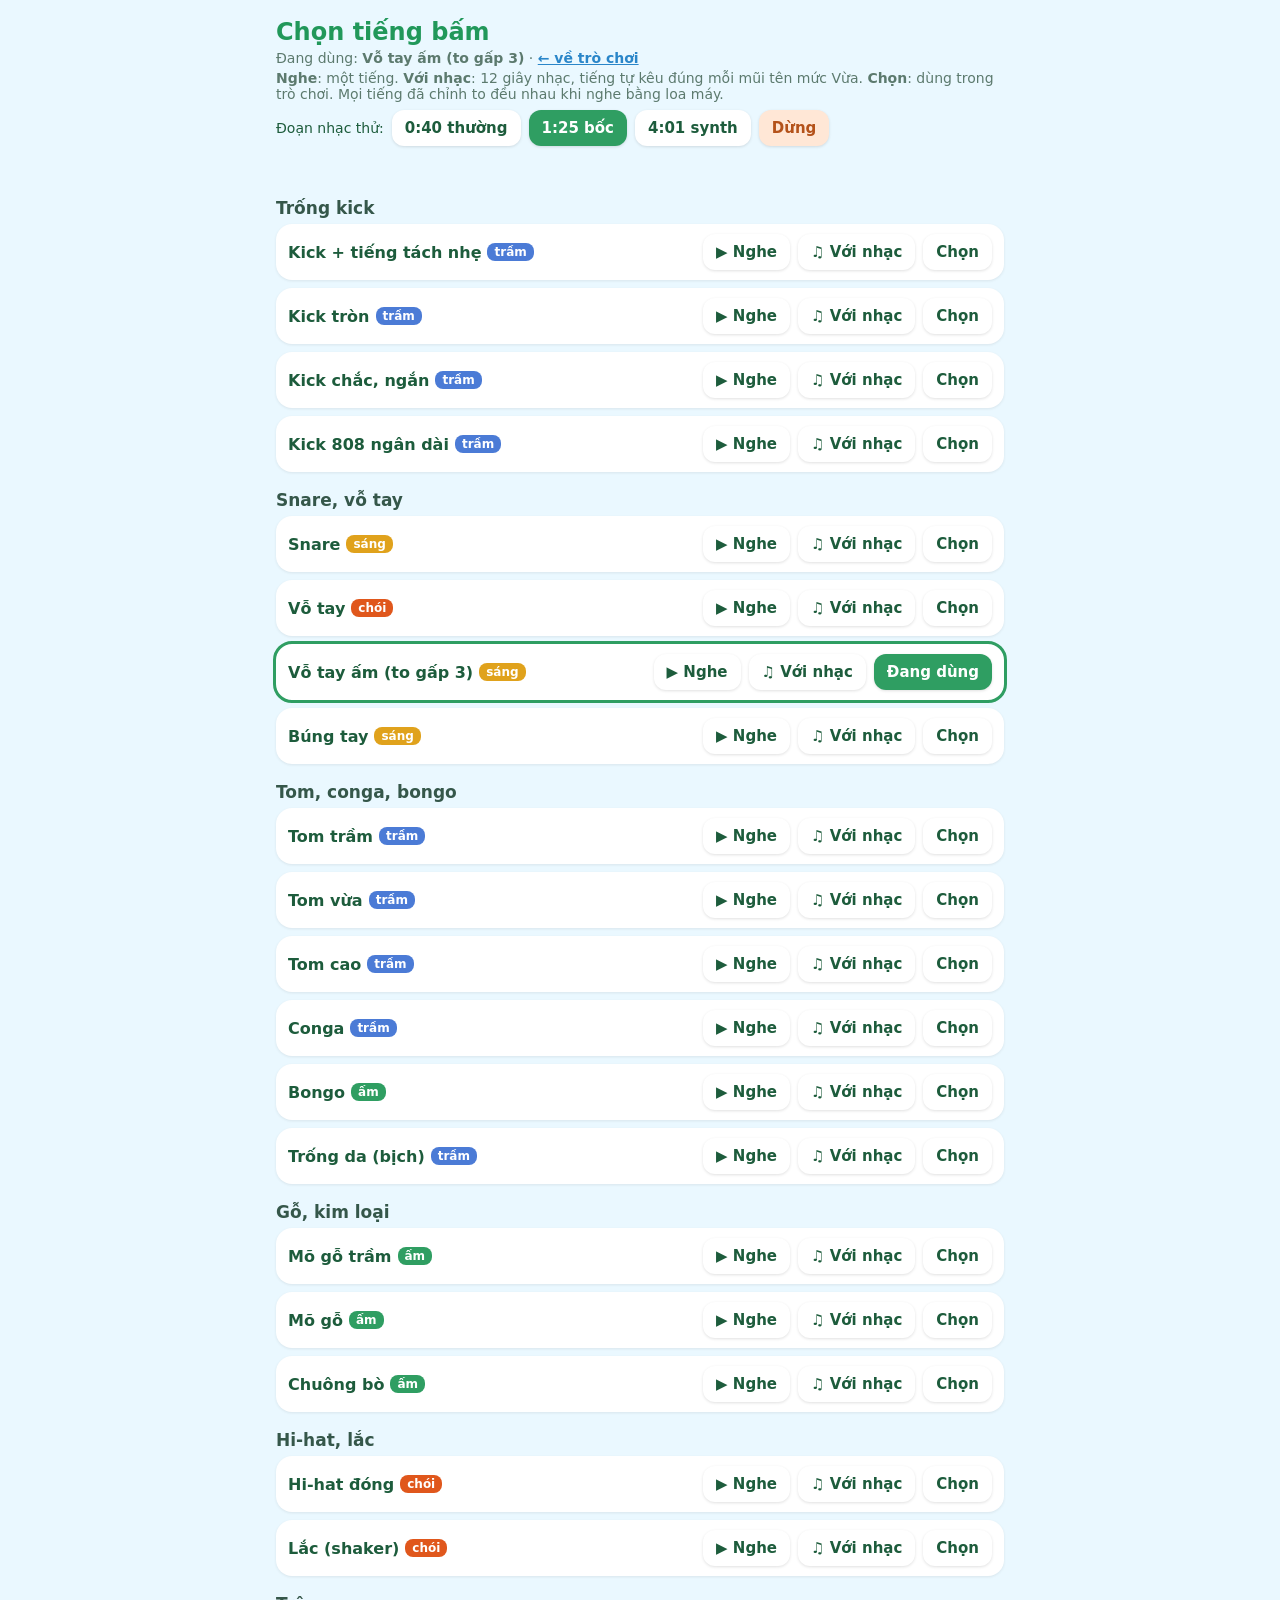
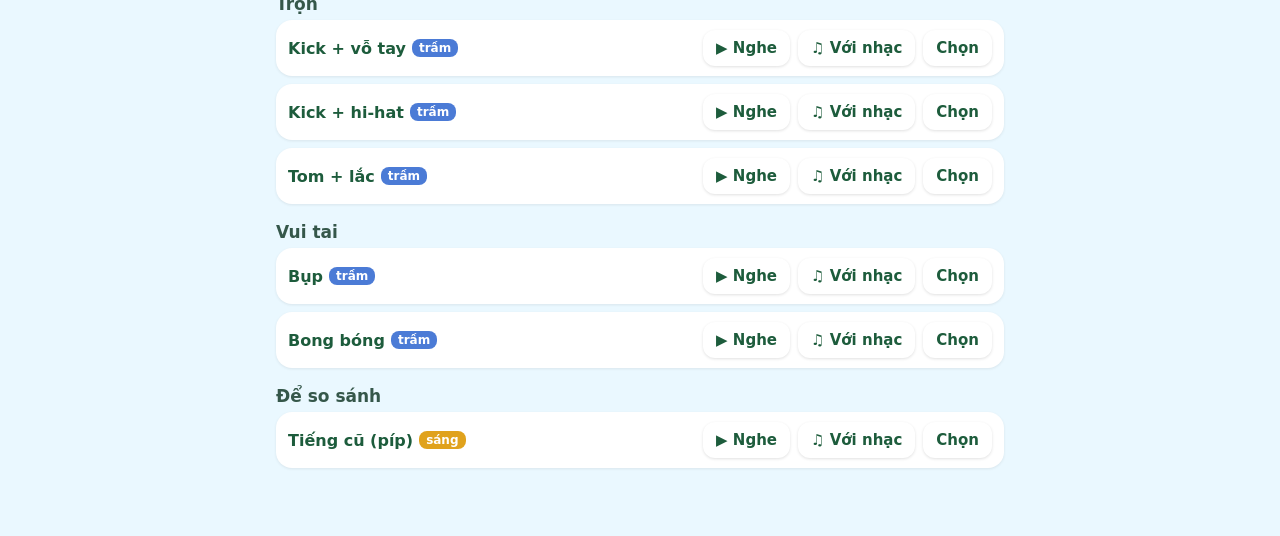
<file: sfx.html>
<!doctype html>
<html lang="vi">
<head>
<meta charset="utf-8">
<meta name="viewport" content="width=device-width,initial-scale=1,viewport-fit=cover">
<title>Chọn tiếng bấm</title>
<link rel="icon" href="icons/icon-192.png">
<style>
  *{box-sizing:border-box;margin:0;padding:0;-webkit-tap-highlight-color:transparent}
  body{background:#eaf8ff;color:#1d5c3c;font-family:ui-rounded,"SF Pro Rounded",system-ui,sans-serif;padding:18px 16px 60px;max-width:760px;margin:0 auto}
  header{position:sticky;top:0;background:#eaf8ff;padding-bottom:10px;z-index:2}
  h1{font-size:24px;color:#21985a}
  h2{font-size:17px;margin:18px 0 6px;color:#35574a}
  .sub{font-size:14px;color:#5c7a6e;margin:4px 0}
  a{color:#2a86c9;font-weight:700}
  .bar{display:flex;flex-wrap:wrap;align-items:center;gap:8px;margin-top:8px;font-size:14px}
  button{border:0;border-radius:12px;padding:9px 13px;background:#fff;color:#1d5c3c;font:700 15px ui-rounded,"SF Pro Rounded",system-ui,sans-serif;cursor:pointer;box-shadow:0 1px 3px rgba(0,0,0,.12)}
  button.on{background:#2f9e62;color:#fff}
  button:disabled{opacity:.45}
  #stop{background:#ffe7d6;color:#b4521a}
  .row{display:flex;align-items:center;gap:8px;background:#fff;border-radius:16px;padding:10px 12px;margin-bottom:8px;box-shadow:0 1px 3px rgba(0,0,0,.08)}
  .row.chosen{outline:3px solid #2f9e62}
  .name{flex:1;font-weight:800;font-size:16px}
  .tag{font-weight:600;font-size:12px;color:#fff;border-radius:8px;padding:2px 7px;margin-left:6px;vertical-align:2px}
  .t0{background:#4b7bd6}.t1{background:#2f9e62}.t2{background:#e0a21c}.t3{background:#e0571c}
  #msg{font-size:14px;font-weight:700;color:#e0701c;min-height:18px;margin-top:6px}
</style>
<script src="sfx.js?v=1611.2031"></script>
</head>
<body>
<header>
  <h1>Chọn tiếng bấm</h1>
  <p class="sub">Đang dùng: <b id="current"></b> · <a id="back" href="index.html">← về trò chơi</a></p>
  <p class="sub"><b>Nghe</b>: một tiếng. <b>Với nhạc</b>: 12 giây nhạc, tiếng tự kêu đúng mỗi mũi tên mức Vừa. <b>Chọn</b>: dùng trong trò chơi. Mọi tiếng đã chỉnh to đều nhau khi nghe bằng loa máy.</p>
  <div class="bar">Đoạn nhạc thử:
    <button class="part" data-at="40">0:40 thường</button>
    <button class="part on" data-at="85">1:25 bốc</button>
    <button class="part" data-at="241">4:01 synth</button>
    <button id="stop">Dừng</button>
  </div>
  <p id="msg">Đang đo các tiếng…</p>
</header>
<main id="list"></main>
<script>
const V = '1611.2031';
const IOS = /iPad|iPhone/.test(navigator.userAgent) || (navigator.platform === 'MacIntel' && navigator.maxTouchPoints > 1);
const $ = id => document.getElementById(id);
let ctx, master, musicGain, bus, source, buffer, chart, partAt = 85;
let chosen = SFX.BY_ID[localStorage.getItem('spike-sound')] ? localStorage.getItem('spike-sound') : SFX.DEFAULT;

// the same key handling as the game: the music is encrypted, the key lives in the private link
(function saveKeyFromLink() {
  const m = /[#&]k=([\w-]+)/.exec(location.hash);
  if (m) localStorage.setItem('spike-key', m[1]);
})();
$('back').href = 'index.html' + (IOS ? location.hash : '');
function keyBytes() {
  const text = localStorage.getItem('spike-key') || '';
  const bin = atob(text.replace(/-/g, '+').replace(/_/g, '/') + '='.repeat((4 - text.length % 4) % 4));
  return Uint8Array.from(bin, ch => ch.charCodeAt(0));
}
async function audio() {
  ctx = ctx || new (window.AudioContext || window.webkitAudioContext)();
  await ctx.resume();
  if (!master) {  // the same chain as the game: a limiter, music at 0.75
    master = ctx.createDynamicsCompressor();
    master.threshold.value = -2; master.knee.value = 0; master.ratio.value = 20; master.attack.value = 0.002; master.release.value = 0.08;
    master.connect(ctx.destination);
    musicGain = ctx.createGain(); musicGain.gain.value = 0.75; musicGain.connect(master);
  }
}
async function music() {
  if (buffer) return;
  $('msg').textContent = 'Đang tải nhạc…';
  const song = (await (await fetch(`songs/index.json?v=${V}`)).json()).songs[0];
  const base = `songs/${song.slug}/`;
  chart = await (await fetch(`${base}chart.json?v=${V}`)).json();
  let bytes = await (await fetch(`${base}${chart.audio}?v=${V}`)).arrayBuffer();
  if (chart.encrypted) {
    const key = await crypto.subtle.importKey('raw', keyBytes(), 'AES-GCM', false, ['decrypt']);
    bytes = await crypto.subtle.decrypt({ name: 'AES-GCM', iv: new Uint8Array(bytes, 0, 12) }, key, new Uint8Array(bytes, 12));
  }
  buffer = await ctx.decodeAudioData(bytes);
  $('msg').textContent = '';
}
function stop() {
  if (source) { try { source.stop(); } catch (e) {} source = null; }
  if (bus) { bus.disconnect(); bus = null; }  // drops the hits already scheduled
  document.querySelectorAll('.withMusic.on').forEach(b => b.classList.remove('on'));
}
async function hear(id) { await audio(); SFX.play(ctx, master, ctx.currentTime + 0.03, id); }
async function withMusic(id, button) {
  await audio();
  stop();
  try { await music(); } catch (e) { $('msg').textContent = 'Không mở được nhạc. Hãy mở trò chơi bằng link đầy đủ có khóa một lần trước.'; return; }
  const dur = 12, t0 = ctx.currentTime + 0.15;
  source = ctx.createBufferSource(); source.buffer = buffer; source.connect(musicGain);
  source.start(t0, partAt, dur);
  bus = ctx.createGain(); bus.connect(master);
  for (const n of chart.levels.vua) if (n.t >= partAt && n.t < partAt + dur) SFX.play(ctx, bus, t0 + n.t - partAt, id);
  button.classList.add('on');
  source.onended = () => button.classList.remove('on');
}
function choose(id) {
  chosen = id; localStorage.setItem('spike-sound', id);
  $('current').textContent = SFX.BY_ID[id].name;
  document.querySelectorAll('.row').forEach(r => r.classList.toggle('chosen', r.dataset.id === id));
  document.querySelectorAll('.pick').forEach(b => { b.textContent = b.dataset.id === id ? 'Đang dùng' : 'Chọn'; b.classList.toggle('on', b.dataset.id === id); });
}
function tagFor(hz) {  // words for how bright a sound is, from its measured spectral centroid
  if (hz < 450) return ['trầm', 't0'];
  if (hz < 1000) return ['ấm', 't1'];
  if (hz < 2200) return ['sáng', 't2'];
  return ['chói', 't3'];
}
function draw() {
  const box = $('list'); box.textContent = '';
  let group = '';
  for (const s of SFX.LIST) {
    if (s.group !== group) { group = s.group; const h = document.createElement('h2'); h.textContent = group; box.appendChild(h); }
    const row = document.createElement('div'); row.className = 'row'; row.dataset.id = s.id;
    const name = document.createElement('div'); name.className = 'name'; name.textContent = s.name;
    if (SFX.bright[s.id]) { const [w, c] = tagFor(SFX.bright[s.id]); const t = document.createElement('span'); t.className = `tag ${c}`; t.textContent = w; name.appendChild(t); }
    const a = document.createElement('button'); a.textContent = '▶ Nghe'; a.onclick = () => hear(s.id);
    const b = document.createElement('button'); b.textContent = '♫ Với nhạc'; b.className = 'withMusic'; b.onclick = () => withMusic(s.id, b);
    const p = document.createElement('button'); p.className = 'pick'; p.dataset.id = s.id; p.onclick = () => choose(s.id);
    row.append(name, a, b, p); box.appendChild(row);
  }
  choose(chosen);
}
document.querySelectorAll('.part').forEach(b => b.onclick = () => {
  partAt = +b.dataset.at;
  document.querySelectorAll('.part').forEach(x => x.classList.toggle('on', x === b));
});
$('stop').onclick = stop;
draw();
SFX.calibrate(SFX.LIST.map(s => s.id), true).then(() => { draw(); $('msg').textContent = ''; window.sfxReady = true; });
</script>
</body>
</html>
</file>
<file: dance3d/wardrobe.css>
/* Outfit picker (presentation only, UI pass 2026-11-09): one big tile per choice with a picture drawn in code; the label
   under it is for the grown-ups. A chosen tile has a pink frame and a tick (not colour alone). */
.wardrobe3d{display:flex;flex-direction:column;gap:20px;width:100%;margin-top:6px;text-align:left}
.wardrobe3d section{scroll-margin-top:84px}
.wardrobe3d .wsec-head{display:flex;align-items:center;gap:10px;margin:0 2px 10px}
.wardrobe3d .wsec-ic{flex:none;display:grid;place-items:center;width:42px;height:42px;border-radius:15px;background:#fff0f7;box-shadow:inset 0 0 0 2px #ffd6e8}
.wardrobe3d .wsec-ic svg{width:34px;height:34px;overflow:visible}
.wardrobe3d section strong{font-size:18px;font-weight:900;line-height:1.2;color:#3b1d52}
.wardrobe3d .wgrid{display:grid;grid-template-columns:repeat(auto-fill,minmax(94px,1fr));gap:9px}
.wardrobe3d .wgrid.wsets{grid-template-columns:repeat(auto-fill,minmax(118px,1fr))}
.wardrobe3d .wtile{position:relative;display:flex;flex-direction:column;align-items:center;justify-content:flex-start;gap:5px;width:100%;min-width:0;min-height:100px;margin:0;padding:8px 5px 9px;border:3px solid #eadcf5;border-radius:20px;background:#fff;color:#3b1d52;font:inherit;font-size:13px;font-weight:800;line-height:1.15;text-align:center;overflow-wrap:anywhere;cursor:pointer;box-shadow:0 3px 0 #eadcf5;-webkit-touch-callout:none;transition:transform .1s,box-shadow .1s,border-color .15s,background-color .15s}
.wardrobe3d .wtile:active{transform:translateY(3px);box-shadow:0 0 0 #eadcf5}
.wardrobe3d .wt-pic{flex:none;display:grid;place-items:center;width:60px;height:60px;border-radius:17px;background:radial-gradient(circle at 50% 42%,#fff 0,#f3ebfb 74%);pointer-events:none}
.wardrobe3d .wt-pic svg{width:56px;height:56px;overflow:visible}
.wardrobe3d .wset .wt-pic{width:88px;height:88px;border-radius:22px}
.wardrobe3d .wset .wt-pic svg{width:84px;height:84px}
.wardrobe3d .wt-pic.wt-photo{width:66px;height:66px;padding:2px;box-sizing:border-box}
.wardrobe3d .wset .wt-pic.wt-photo{width:92px;height:122px}
.wardrobe3d .wt-pic img{display:block;width:100%;height:100%;object-fit:contain;filter:drop-shadow(0 1.5px 1.2px rgba(59,29,82,.32));-webkit-user-drag:none;user-select:none}
.wardrobe3d .wt-name{display:block;max-width:100%;pointer-events:none}
.wardrobe3d .wt-brand{display:block;width:max-content;max-width:100%;margin:0 auto 3px;padding:1px 8px;border-radius:9px;font-size:11px;font-weight:900;color:#fff;background:#c2286a}
.wardrobe3d .wt-brand[data-brand="golden"]{color:#4a2a00;background:#ffd24a}
.wardrobe3d .wt-sep{position:absolute;width:1px;height:1px;overflow:hidden;clip:rect(0 0 0 0);clip-path:inset(50%);white-space:nowrap}
.wardrobe3d .wtile[aria-pressed=true]{border-color:#ff4f8b;background:#fff2f8;box-shadow:0 3px 0 #ff9fcb,0 0 0 3px rgba(255,79,139,.2)}
.wardrobe3d .wtile[aria-pressed=true] .wt-pic{background:radial-gradient(circle at 50% 42%,#fff 0,#ffd9ea 78%)}
.wardrobe3d .wtile[aria-pressed=true]::after{content:"";position:absolute;top:4px;right:4px;width:26px;height:26px;border-radius:50%;box-sizing:border-box;border:3px solid #fff;background:#ff4f8b url("data:image/svg+xml,%3Csvg xmlns='http://www.w3.org/2000/svg' viewBox='0 0 24 24'%3E%3Cpath d='M5 12.5l4.5 4.5L19 7.5' fill='none' stroke='white' stroke-width='3.8' stroke-linecap='round' stroke-linejoin='round'/%3E%3C/svg%3E") center/15px no-repeat;box-shadow:0 2px 4px rgba(120,30,80,.3);pointer-events:none}
.wardrobe3d .wtile.wpop{animation:wpop .42s cubic-bezier(.2,1.6,.4,1)}
@keyframes wpop{0%{transform:scale(.9)}55%{transform:scale(1.07)}100%{transform:scale(1)}}
.wardrobe3d .wtile:focus-visible{outline:4px solid #3b1d52;outline-offset:3px}
@media (prefers-reduced-motion:reduce){.wardrobe3d .wtile.wpop{animation:none}}
@media(min-width:1000px){body #menu{justify-content:flex-end;background:rgba(244,228,237,.12);padding-right:3vw}body #menu .panel{width:480px;background:rgba(255,250,253,.96)}}
body:has(#menu:not(.hide)) #scene{opacity:0;pointer-events:none}
@media(max-width:999px){body #menu{align-items:flex-end;padding:10px;background:transparent}body #menu .panel{max-height:52vh;width:min(560px,100%);padding:16px 18px}}
/* picture shortcuts to each group of clothes */
.wardrobe3d .wjump{display:flex;flex-wrap:wrap;justify-content:center;gap:8px;margin:2px 0 -4px}
.wardrobe3d .wj{display:grid;place-items:center;width:52px;height:52px;padding:0;border:3px solid #eadcf5;border-radius:18px;background:#fff;box-shadow:0 3px 0 #eadcf5;cursor:pointer;-webkit-touch-callout:none}
.wardrobe3d .wj svg{width:38px;height:38px;overflow:visible;pointer-events:none}
.wardrobe3d .wj:active{transform:translateY(3px);box-shadow:none}
.wardrobe3d .wj:focus-visible{outline:4px solid #3b1d52;outline-offset:3px}
@media(max-width:420px){.wardrobe3d .wjump{gap:5px}.wardrobe3d .wj{width:44px;height:44px;border-radius:15px}.wardrobe3d .wj svg{width:32px;height:32px}}
</file>
